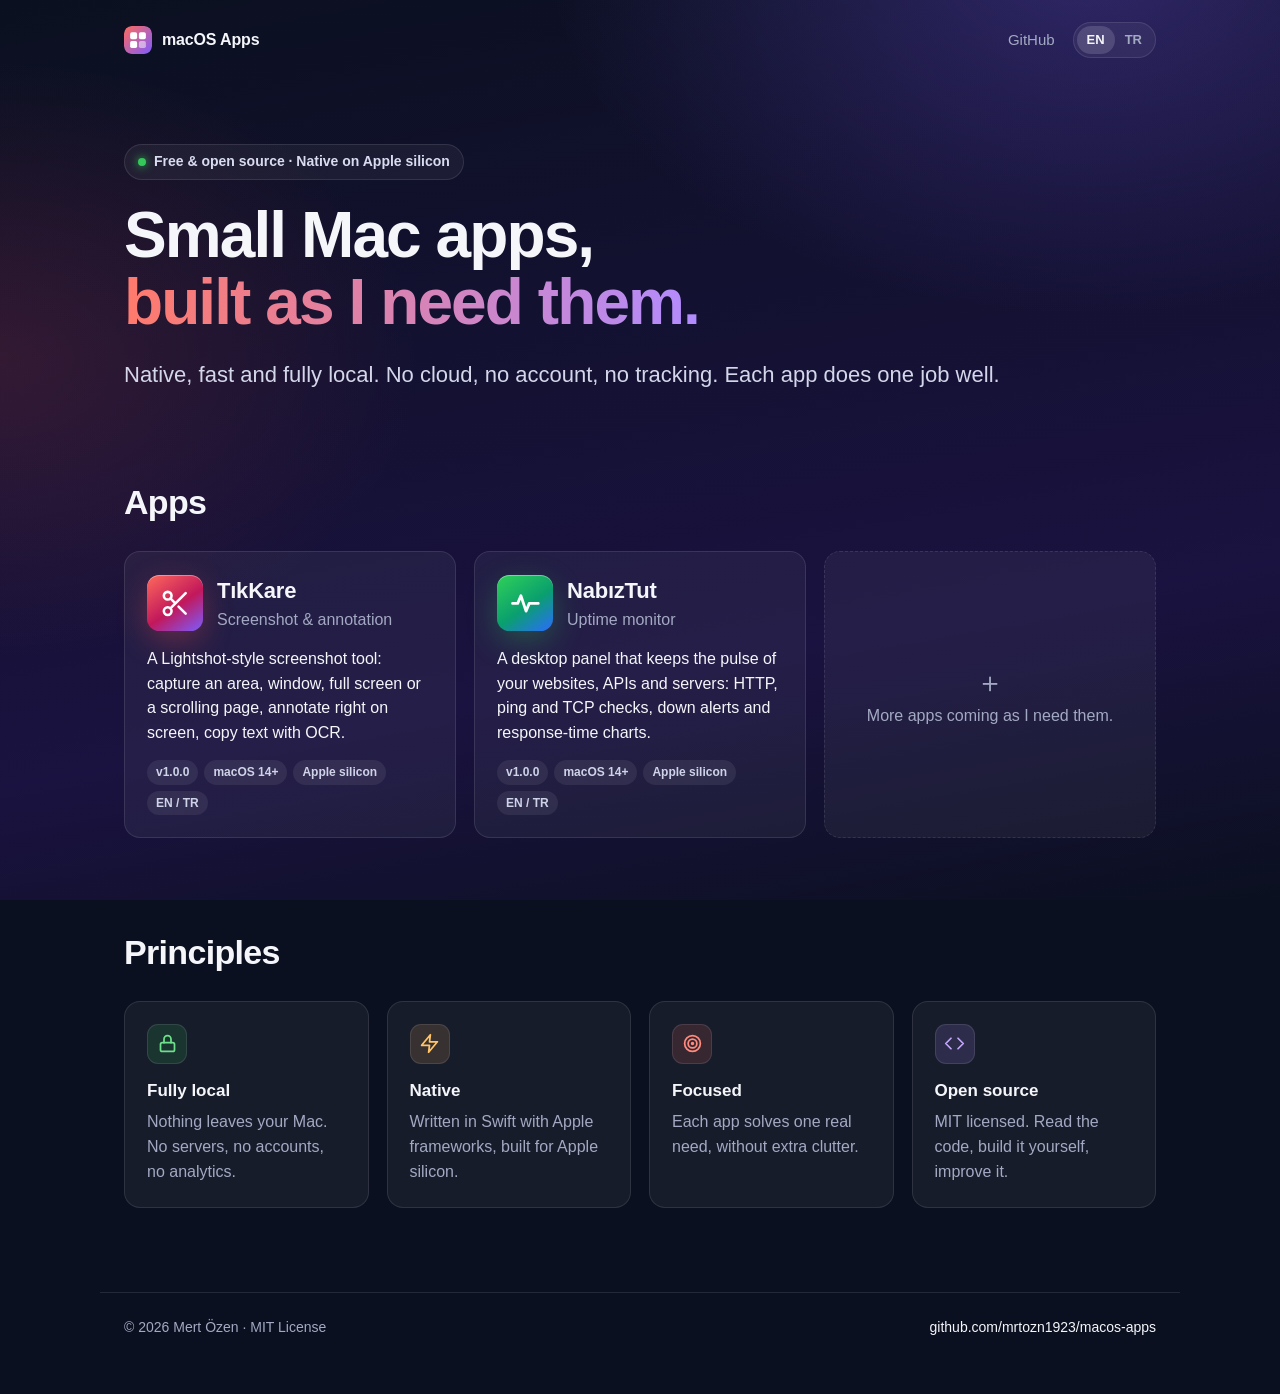
<file: docs/index.html>
<!doctype html>
<html lang="en">
<head>
<meta charset="utf-8">
<meta name="viewport" content="width=device-width, initial-scale=1">
<title>macOS Apps — small, native, fully local Mac apps</title>
<meta name="description" content="Small, native, fully local macOS apps built as needed. Free and open source.">
<meta property="og:title" content="macOS Apps">
<meta property="og:description" content="Small, native, fully local macOS apps. Free and open source.">
<meta property="og:image" content="https://mrtozn1923.github.io/macos-apps/assets/social-preview.png">
<meta property="og:url" content="https://mrtozn1923.github.io/macos-apps/">
<meta name="twitter:card" content="summary_large_image">
<link rel="icon" href="data:image/svg+xml,%3Csvg xmlns='http://www.w3.org/2000/svg' viewBox='0 0 32 32'%3E%3Cdefs%3E%3ClinearGradient id='g' x1='0' y1='0' x2='1' y2='1'%3E%3Cstop offset='0' stop-color='%23ff6a5c'/%3E%3Cstop offset='1' stop-color='%237c5cff'/%3E%3C/linearGradient%3E%3C/defs%3E%3Crect width='32' height='32' rx='8' fill='url(%23g)'/%3E%3Cg fill='white'%3E%3Crect x='7' y='7' width='8' height='8' rx='2'/%3E%3Crect x='17' y='7' width='8' height='8' rx='2'/%3E%3Crect x='7' y='17' width='8' height='8' rx='2'/%3E%3Crect x='17' y='17' width='8' height='8' rx='2' opacity='.5'/%3E%3C/g%3E%3C/svg%3E">
<link rel="stylesheet" href="assets/site.css?v=5">
<script src="assets/site.js?v=5" defer></script>
</head>
<body>
<header class="site-header">
  <div class="wrap">
    <a class="brand-link" href="./">
      <svg class="mini-logo" viewBox="0 0 32 32" aria-hidden="true"><defs><linearGradient id="hg" x1="0" y1="0" x2="1" y2="1"><stop offset="0" stop-color="#ff6a5c"/><stop offset="1" stop-color="#7c5cff"/></linearGradient></defs><rect width="32" height="32" rx="8" fill="url(#hg)"/><g fill="#fff"><rect x="7" y="7" width="8" height="8" rx="2"/><rect x="17" y="7" width="8" height="8" rx="2"/><rect x="7" y="17" width="8" height="8" rx="2"/><rect x="17" y="17" width="8" height="8" rx="2" opacity=".5"/></g></svg>
      macOS Apps
    </a>
    <nav class="nav">
      <a class="hide-sm" href="https://github.com/mrtozn1923/macos-apps">GitHub</a>
      <div class="lang-toggle" role="group" aria-label="Language">
        <button type="button" data-lang="en" aria-pressed="true">EN</button>
        <button type="button" data-lang="tr" aria-pressed="false">TR</button>
      </div>
    </nav>
  </div>
</header>

<main>
  <div class="wrap">
    <section class="home-hero">
      <span class="badge"><span class="dot"></span><span data-i18n="hero.badge">Free &amp; open source · Native on Apple silicon</span></span>
      <h1><span data-i18n="hero.title1">Small Mac apps,</span><br><span class="gradient-text" data-i18n="hero.title2">built as I need them.</span></h1>
      <p class="lead" data-i18n="hero.lead">Native, fast and fully local. No cloud, no account, no tracking. Each app does one job well.</p>
    </section>

    <section>
      <h2 data-i18n="apps.title">Apps</h2>
      <div class="app-grid">
        <a class="card app-card" href="tikkare/">
          <div class="head">
            <div class="app-logo"><svg viewBox="0 0 24 24" fill="none" stroke="#fff" stroke-width="2" stroke-linecap="round" stroke-linejoin="round"><circle cx="6" cy="6" r="3"/><circle cx="6" cy="18" r="3"/><path d="M20 4 8.12 15.88M14.47 14.48 20 20M8.12 8.12 12 12"/></svg></div>
            <div>
              <h3>TıkKare</h3>
              <div class="muted" data-i18n="tikkare.kind">Screenshot &amp; annotation</div>
            </div>
          </div>
          <p data-i18n="tikkare.summary">A Lightshot-style screenshot tool: capture an area, window, full screen or a scrolling page, annotate right on screen, copy text with OCR.</p>
          <div class="tags">
            <span class="tag">v1.0.0</span><span class="tag">macOS 14+</span><span class="tag">Apple silicon</span><span class="tag">EN / TR</span>
          </div>
        </a>
        <a class="card app-card" href="nabiztut/">
          <div class="head">
            <div class="app-logo pulse"><svg viewBox="0 0 24 24" fill="none" stroke="#fff" stroke-width="2.2" stroke-linecap="round" stroke-linejoin="round"><path d="M2 12h4l2.5-6 4 12 2.5-6H22"/></svg></div>
            <div>
              <h3>NabızTut</h3>
              <div class="muted" data-i18n="nabiztut.kind">Uptime monitor</div>
            </div>
          </div>
          <p data-i18n="nabiztut.summary">A desktop panel that keeps the pulse of your websites, APIs and servers: HTTP, ping and TCP checks, down alerts and response-time charts.</p>
          <div class="tags">
            <span class="tag">v1.0.0</span><span class="tag">macOS 14+</span><span class="tag">Apple silicon</span><span class="tag">EN / TR</span>
          </div>
        </a>
        <div class="card app-card soon">
          <div>
            <div style="font-size:28px">＋</div>
            <div data-i18n="apps.soon">More apps coming as I need them.</div>
          </div>
        </div>
      </div>
    </section>

    <section>
      <h2 data-i18n="principles.title">Principles</h2>
      <div class="principles">
        <div class="card principle"><div class="icon green"><svg viewBox="0 0 24 24" fill="none" stroke="currentColor" stroke-width="2" stroke-linecap="round" stroke-linejoin="round" aria-hidden="true"><rect x="4" y="11" width="16" height="10" rx="2"/><path d="M8 11V7a4 4 0 0 1 8 0v4"/></svg></div><h3 data-i18n="p1.title">Fully local</h3><p class="muted" data-i18n="p1.text">Nothing leaves your Mac. No servers, no accounts, no analytics.</p></div>
        <div class="card principle"><div class="icon amber"><svg viewBox="0 0 24 24" fill="none" stroke="currentColor" stroke-width="2" stroke-linecap="round" stroke-linejoin="round" aria-hidden="true"><path d="M13 2 3 14h9l-1 8 10-12h-9l1-8z"/></svg></div><h3 data-i18n="p2.title">Native</h3><p class="muted" data-i18n="p2.text">Written in Swift with Apple frameworks, built for Apple silicon.</p></div>
        <div class="card principle"><div class="icon coral"><svg viewBox="0 0 24 24" fill="none" stroke="currentColor" stroke-width="2" stroke-linecap="round" stroke-linejoin="round" aria-hidden="true"><circle cx="12" cy="12" r="9"/><circle cx="12" cy="12" r="5"/><circle cx="12" cy="12" r="1"/></svg></div><h3 data-i18n="p3.title">Focused</h3><p class="muted" data-i18n="p3.text">Each app solves one real need, without extra clutter.</p></div>
        <div class="card principle"><div class="icon violet"><svg viewBox="0 0 24 24" fill="none" stroke="currentColor" stroke-width="2" stroke-linecap="round" stroke-linejoin="round" aria-hidden="true"><path d="m16 18 6-6-6-6M8 6l-6 6 6 6"/></svg></div><h3 data-i18n="p4.title">Open source</h3><p class="muted" data-i18n="p4.text">MIT licensed. Read the code, build it yourself, improve it.</p></div>
      </div>
    </section>
  </div>
</main>

<footer class="site-footer">
  <div class="wrap">
    <span>© 2026 Mert Özen · <span data-i18n="footer.license">MIT License</span></span>
    <a href="https://github.com/mrtozn1923/macos-apps">github.com/mrtozn1923/macos-apps</a>
  </div>
</footer>

<script>
window.I18N = {
  en: {
    "meta.title": "macOS Apps — small, native, fully local Mac apps",
    "meta.description": "Small, native, fully local macOS apps built as needed. Free and open source.",
    "hero.badge": "Free & open source · Native on Apple silicon",
    "hero.title1": "Small Mac apps,",
    "hero.title2": "built as I need them.",
    "hero.lead": "Native, fast and fully local. No cloud, no account, no tracking. Each app does one job well.",
    "apps.title": "Apps",
    "tikkare.kind": "Screenshot & annotation",
    "tikkare.summary": "A Lightshot-style screenshot tool: capture an area, window, full screen or a scrolling page, annotate right on screen, copy text with OCR.",
    "nabiztut.kind": "Uptime monitor",
    "nabiztut.summary": "A desktop panel that keeps the pulse of your websites, APIs and servers: HTTP, ping and TCP checks, down alerts and response-time charts.",
    "apps.soon": "More apps coming as I need them.",
    "principles.title": "Principles",
    "p1.title": "Fully local", "p1.text": "Nothing leaves your Mac. No servers, no accounts, no analytics.",
    "p2.title": "Native", "p2.text": "Written in Swift with Apple frameworks, built for Apple silicon.",
    "p3.title": "Focused", "p3.text": "Each app solves one real need, without extra clutter.",
    "p4.title": "Open source", "p4.text": "MIT licensed. Read the code, build it yourself, improve it.",
    "footer.license": "MIT License"
  },
  tr: {
    "meta.title": "macOS Uygulamaları — küçük, native, tamamen yerel Mac uygulamaları",
    "meta.description": "İhtiyaç duydukça yapılan küçük, native ve tamamen yerel macOS uygulamaları. Ücretsiz ve açık kaynak.",
    "hero.badge": "Ücretsiz ve açık kaynak · Apple silicon için native",
    "hero.title1": "Küçük Mac uygulamaları,",
    "hero.title2": "ihtiyaç duydukça.",
    "hero.lead": "Native, hızlı ve tamamen yerel. Bulut yok, hesap yok, takip yok. Her uygulama tek bir işi iyi yapar.",
    "apps.title": "Uygulamalar",
    "tikkare.kind": "Ekran görüntüsü ve çizim",
    "tikkare.summary": "Lightshot benzeri ekran görüntüsü aracı: alan, pencere, tam ekran veya kaydırarak uzun sayfa yakala, doğrudan ekran üstünde çiz, OCR ile metin kopyala.",
    "nabiztut.kind": "Uptime izleyici",
    "nabiztut.summary": "Web sitelerinin, API'lerin ve sunucuların nabzını tutan masaüstü paneli: HTTP, ping ve TCP kontrolleri, düşüş bildirimleri ve cevap süresi grafikleri.",
    "apps.soon": "İhtiyaç duydukça yeni uygulamalar gelecek.",
    "principles.title": "İlkeler",
    "p1.title": "Tamamen yerel", "p1.text": "Hiçbir şey Mac'inden dışarı çıkmaz. Sunucu yok, hesap yok, analiz yok.",
    "p2.title": "Native", "p2.text": "Apple framework'leriyle Swift'te yazıldı, Apple silicon için derlendi.",
    "p3.title": "Odaklı", "p3.text": "Her uygulama gerçek bir ihtiyacı fazlalık olmadan çözer.",
    "p4.title": "Açık kaynak", "p4.text": "MIT lisanslı. Kodu oku, kendin derle, geliştir.",
    "footer.license": "MIT Lisansı"
  }
};
</script>
</body>
</html>
</file>
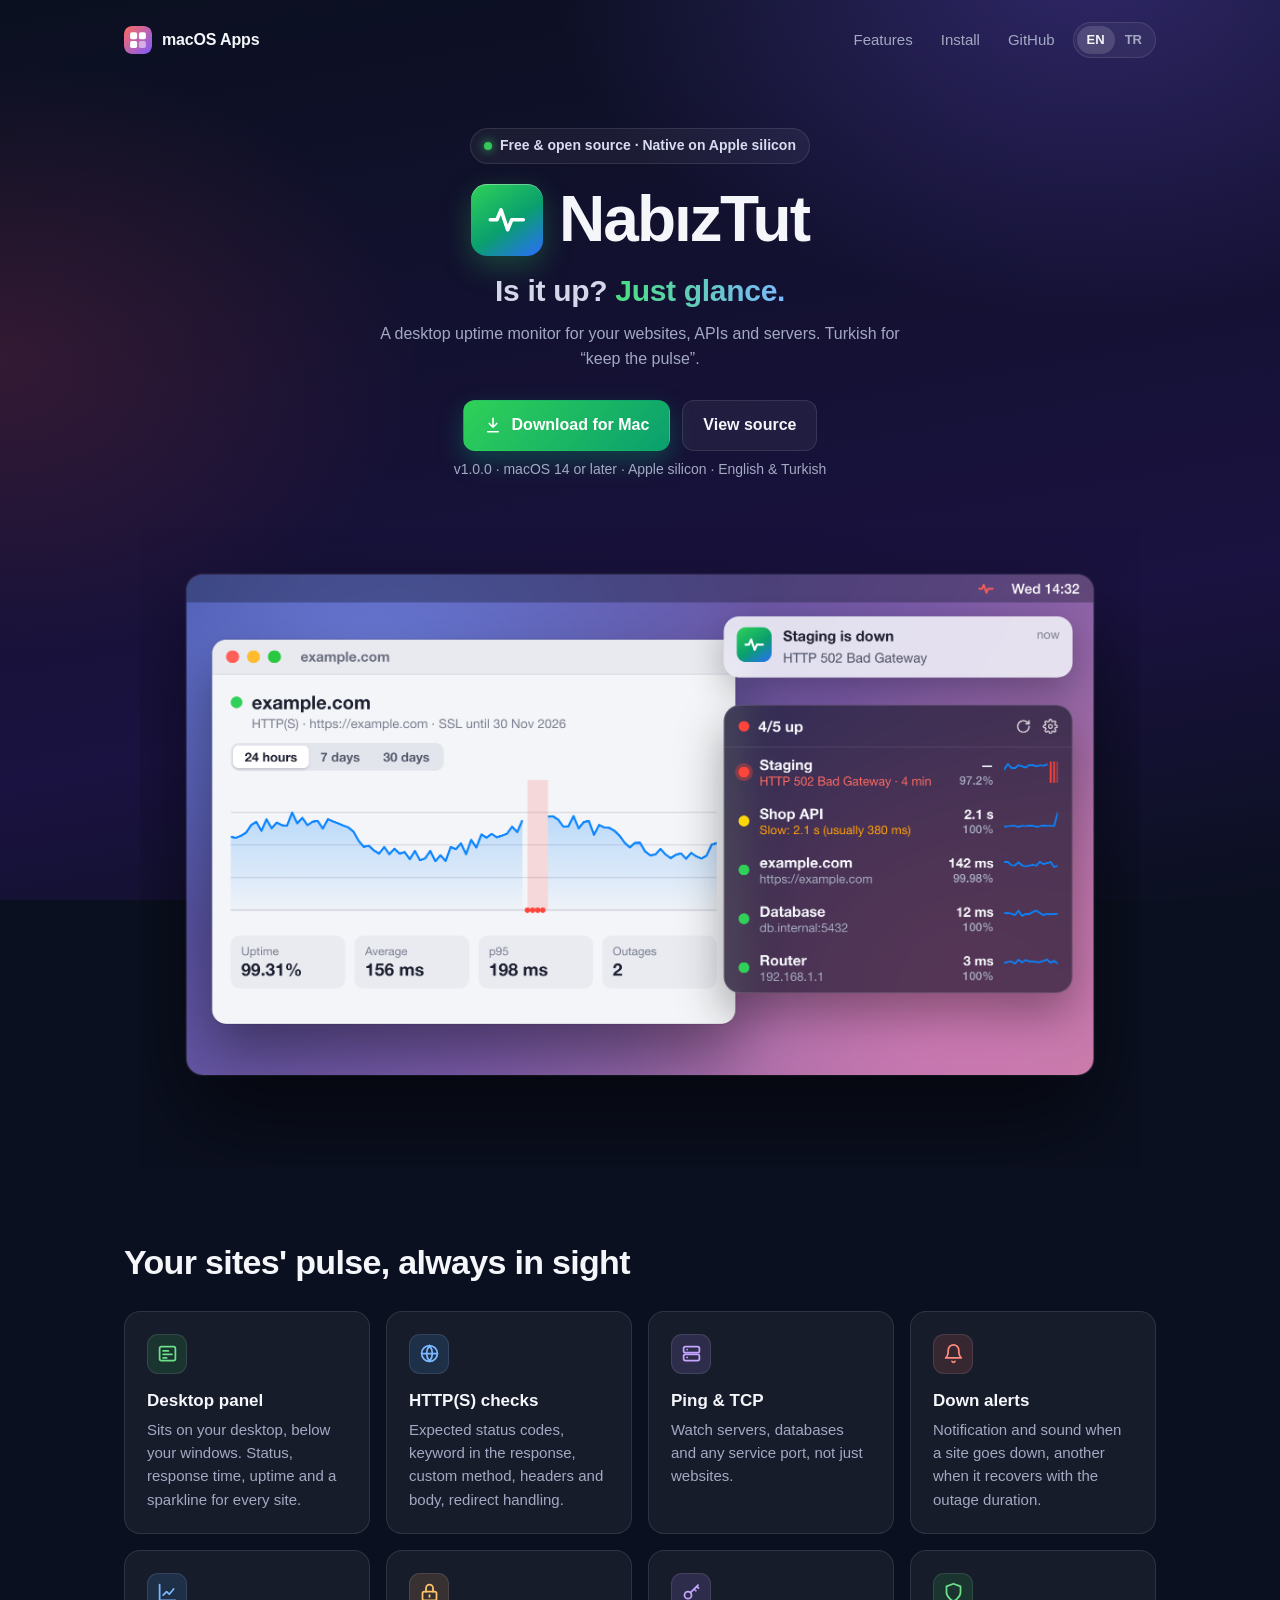
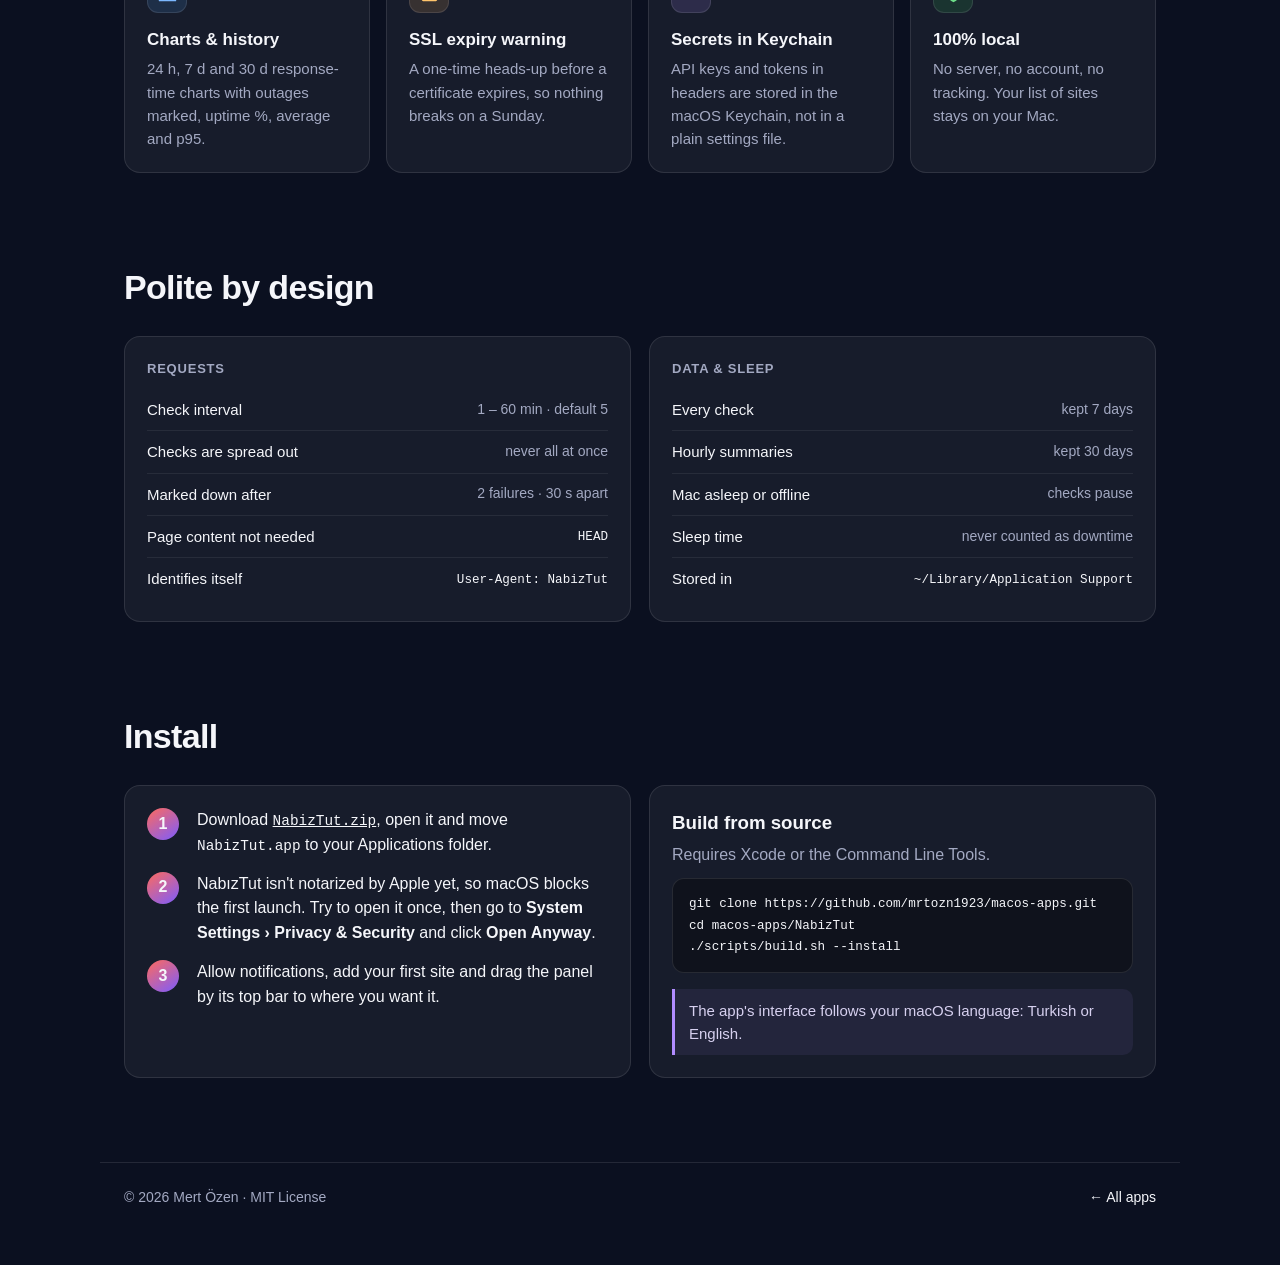
<file: docs/nabiztut/index.html>
<!doctype html>
<html lang="en">
<head>
<meta charset="utf-8">
<meta name="viewport" content="width=device-width, initial-scale=1">
<title>NabızTut — uptime monitor for macOS</title>
<meta name="description" content="NabızTut is a free, open-source, fully local desktop uptime monitor for macOS: HTTP, ping and TCP checks, alerts and response-time charts.">
<meta property="og:title" content="NabızTut — uptime monitor for macOS">
<meta property="og:description" content="Is it up? Just glance at your desktop. Free, open source and fully local.">
<meta property="og:image" content="https://mrtozn1923.github.io/macos-apps/assets/nabiztut/nabiztut-linkedin-wide.png">
<meta property="og:url" content="https://mrtozn1923.github.io/macos-apps/nabiztut/">
<meta name="twitter:card" content="summary_large_image">
<link rel="icon" href="data:image/svg+xml,%3Csvg xmlns='http://www.w3.org/2000/svg' viewBox='0 0 32 32'%3E%3Cdefs%3E%3ClinearGradient id='g' x1='0' y1='0' x2='1' y2='1'%3E%3Cstop offset='0' stop-color='%2330d158'/%3E%3Cstop offset='.55' stop-color='%230a9f6e'/%3E%3Cstop offset='1' stop-color='%232b6cff'/%3E%3C/linearGradient%3E%3C/defs%3E%3Crect width='32' height='32' rx='8' fill='url(%23g)'/%3E%3Cpath d='M4 16h5l3-8 5 16 3-8h8' fill='none' stroke='white' stroke-width='2.6' stroke-linecap='round' stroke-linejoin='round'/%3E%3C/svg%3E">
<link rel="stylesheet" href="../assets/site.css?v=5">
<script src="../assets/site.js?v=5" defer></script>
</head>
<body>
<header class="site-header">
  <div class="wrap">
    <a class="brand-link" href="../">
      <svg class="mini-logo" viewBox="0 0 32 32" aria-hidden="true"><defs><linearGradient id="hg" x1="0" y1="0" x2="1" y2="1"><stop offset="0" stop-color="#ff6a5c"/><stop offset="1" stop-color="#7c5cff"/></linearGradient></defs><rect width="32" height="32" rx="8" fill="url(#hg)"/><g fill="#fff"><rect x="7" y="7" width="8" height="8" rx="2"/><rect x="17" y="7" width="8" height="8" rx="2"/><rect x="7" y="17" width="8" height="8" rx="2"/><rect x="17" y="17" width="8" height="8" rx="2" opacity=".5"/></g></svg>
      macOS Apps
    </a>
    <nav class="nav">
      <a class="hide-sm" href="#features" data-i18n="nav.features">Features</a>
      <a class="hide-sm" href="#install" data-i18n="nav.install">Install</a>
      <a class="hide-sm" href="https://github.com/mrtozn1923/macos-apps/tree/main/NabizTut">GitHub</a>
      <div class="lang-toggle" role="group" aria-label="Language">
        <button type="button" data-lang="en" aria-pressed="true">EN</button>
        <button type="button" data-lang="tr" aria-pressed="false">TR</button>
      </div>
    </nav>
  </div>
</header>

<main>
  <div class="wrap">
    <section class="app-hero">
      <div class="intro">
        <span class="badge"><span class="dot"></span><span data-i18n="hero.badge">Free &amp; open source · Native on Apple silicon</span></span>
        <div class="title">
          <div class="app-logo pulse"><svg viewBox="0 0 24 24" fill="none" stroke="#fff" stroke-width="2.2" stroke-linecap="round" stroke-linejoin="round"><path d="M2 12h4l2.5-6 4 12 2.5-6H22"/></svg></div>
          <h1>NabızTut</h1>
        </div>
        <p class="lead"><span data-i18n="hero.lead1">Is it up?</span> <span class="gradient-text green" data-i18n="hero.lead2">Just glance.</span></p>
        <p class="muted" data-i18n="hero.text">A desktop uptime monitor for your websites, APIs and servers. Turkish for “keep the pulse”.</p>
        <div class="actions">
          <a class="btn btn-primary green" href="https://github.com/mrtozn1923/macos-apps/releases/download/nabiztut-v1.0.0/NabizTut.zip">
            <svg width="18" height="18" viewBox="0 0 24 24" fill="none" stroke="currentColor" stroke-width="2.2" stroke-linecap="round" stroke-linejoin="round"><path d="M12 3v12M7 10l5 5 5-5M5 21h14"/></svg>
            <span data-i18n="hero.download">Download for Mac</span>
          </a>
          <a class="btn btn-ghost" href="https://github.com/mrtozn1923/macos-apps/tree/main/NabizTut" data-i18n="hero.source">View source</a>
        </div>
        <p class="meta muted" data-i18n="hero.meta">v1.0.0 · macOS 14 or later · Apple silicon · English &amp; Turkish</p>
      </div>
      <img class="shot" src="../assets/nabiztut/mockup.png?v=5" width="860" height="550" alt="NabızTut desktop panel with five monitored sites, a down notification and a 24-hour response-time chart">
    </section>

    <section id="features">
      <h2 data-i18n="features.title">Your sites' pulse, always in sight</h2>
      <div class="features">
        <div class="card feature"><div class="icon green"><svg viewBox="0 0 24 24" fill="none" stroke="currentColor" stroke-width="2" stroke-linecap="round" stroke-linejoin="round" aria-hidden="true"><rect x="3" y="4" width="18" height="16" rx="2"/><path d="M7 9h6M7 13h10M7 17h4"/></svg></div><h3 data-i18n="f1.title">Desktop panel</h3><p data-i18n="f1.text">Sits on your desktop, below your windows. Status, response time, uptime and a sparkline for every site.</p></div>
        <div class="card feature"><div class="icon blue"><svg viewBox="0 0 24 24" fill="none" stroke="currentColor" stroke-width="2" stroke-linecap="round" stroke-linejoin="round" aria-hidden="true"><circle cx="12" cy="12" r="9"/><path d="M3 12h18M12 3a14 14 0 0 1 0 18M12 3a14 14 0 0 0 0 18"/></svg></div><h3 data-i18n="f2.title">HTTP(S) checks</h3><p data-i18n="f2.text">Expected status codes, keyword in the response, custom method, headers and body, redirect handling.</p></div>
        <div class="card feature"><div class="icon violet"><svg viewBox="0 0 24 24" fill="none" stroke="currentColor" stroke-width="2" stroke-linecap="round" stroke-linejoin="round" aria-hidden="true"><rect x="3" y="4" width="18" height="7" rx="2"/><rect x="3" y="13" width="18" height="7" rx="2"/><path d="M7 7.5h.01M7 16.5h.01"/></svg></div><h3 data-i18n="f3.title">Ping &amp; TCP</h3><p data-i18n="f3.text">Watch servers, databases and any service port, not just websites.</p></div>
        <div class="card feature"><div class="icon coral"><svg viewBox="0 0 24 24" fill="none" stroke="currentColor" stroke-width="2" stroke-linecap="round" stroke-linejoin="round" aria-hidden="true"><path d="M6 8a6 6 0 0 1 12 0c0 7 3 9 3 9H3s3-2 3-9"/><path d="M10.3 21a1.94 1.94 0 0 0 3.4 0"/></svg></div><h3 data-i18n="f4.title">Down alerts</h3><p data-i18n="f4.text">Notification and sound when a site goes down, another when it recovers with the outage duration.</p></div>
        <div class="card feature"><div class="icon blue"><svg viewBox="0 0 24 24" fill="none" stroke="currentColor" stroke-width="2" stroke-linecap="round" stroke-linejoin="round" aria-hidden="true"><path d="M3 3v18h18"/><path d="m7 15 4-4 3 3 5-6"/></svg></div><h3 data-i18n="f5.title">Charts &amp; history</h3><p data-i18n="f5.text">24 h, 7 d and 30 d response-time charts with outages marked, uptime %, average and p95.</p></div>
        <div class="card feature"><div class="icon amber"><svg viewBox="0 0 24 24" fill="none" stroke="currentColor" stroke-width="2" stroke-linecap="round" stroke-linejoin="round" aria-hidden="true"><rect x="4" y="11" width="16" height="10" rx="2"/><path d="M8 11V7a4 4 0 0 1 8 0v4"/><path d="M12 15v2"/></svg></div><h3 data-i18n="f6.title">SSL expiry warning</h3><p data-i18n="f6.text">A one-time heads-up before a certificate expires, so nothing breaks on a Sunday.</p></div>
        <div class="card feature"><div class="icon violet"><svg viewBox="0 0 24 24" fill="none" stroke="currentColor" stroke-width="2" stroke-linecap="round" stroke-linejoin="round" aria-hidden="true"><circle cx="8" cy="15" r="4"/><path d="m10.8 12.2 8.7-8.7M18 5l2 2M15 8l2 2"/></svg></div><h3 data-i18n="f7.title">Secrets in Keychain</h3><p data-i18n="f7.text">API keys and tokens in headers are stored in the macOS Keychain, not in a plain settings file.</p></div>
        <div class="card feature"><div class="icon green"><svg viewBox="0 0 24 24" fill="none" stroke="currentColor" stroke-width="2" stroke-linecap="round" stroke-linejoin="round" aria-hidden="true"><path d="M12 22s8-4 8-10V5l-8-3-8 3v7c0 6 8 10 8 10z"/></svg></div><h3 data-i18n="f8.title">100% local</h3><p data-i18n="f8.text">No server, no account, no tracking. Your list of sites stays on your Mac.</p></div>
      </div>
    </section>

    <section id="polite">
      <h2 data-i18n="polite.title">Polite by design</h2>
      <div class="two-col">
        <div class="card">
          <h3 class="eyebrow" data-i18n="polite.requests">Requests</h3>
          <ul class="key-list">
            <li><span data-i18n="p.interval">Check interval</span><span class="value" data-i18n="p.intervalv">1 – 60 min · default 5</span></li>
            <li><span data-i18n="p.spread">Checks are spread out</span><span class="value" data-i18n="p.spreadv">never all at once</span></li>
            <li><span data-i18n="p.confirm">Marked down after</span><span class="value" data-i18n="p.confirmv">2 failures · 30 s apart</span></li>
            <li><span data-i18n="p.head">Page content not needed</span><span class="value"><code>HEAD</code></span></li>
            <li><span data-i18n="p.ua">Identifies itself</span><span class="value"><code>User-Agent: NabizTut</code></span></li>
          </ul>
        </div>
        <div class="card">
          <h3 class="eyebrow" data-i18n="polite.data">Data &amp; sleep</h3>
          <ul class="key-list">
            <li><span data-i18n="p.raw">Every check</span><span class="value" data-i18n="p.rawv">kept 7 days</span></li>
            <li><span data-i18n="p.hourly">Hourly summaries</span><span class="value" data-i18n="p.hourlyv">kept 30 days</span></li>
            <li><span data-i18n="p.sleep">Mac asleep or offline</span><span class="value" data-i18n="p.sleepv">checks pause</span></li>
            <li><span data-i18n="p.downtime">Sleep time</span><span class="value" data-i18n="p.downtimev">never counted as downtime</span></li>
            <li><span data-i18n="p.files">Stored in</span><span class="value"><code>~/Library/Application Support</code></span></li>
          </ul>
        </div>
      </div>
    </section>

    <section id="install">
      <h2 data-i18n="install.title">Install</h2>
      <div class="two-col">
        <div class="card">
          <ol class="steps">
            <li><div data-i18n-html="i1">Download <a href="https://github.com/mrtozn1923/macos-apps/releases/download/nabiztut-v1.0.0/NabizTut.zip"><code>NabizTut.zip</code></a>, open it and move <code>NabizTut.app</code> to your Applications folder.</div></li>
            <li><div data-i18n-html="i2">NabızTut isn't notarized by Apple yet, so macOS blocks the first launch. Try to open it once, then go to <b>System Settings › Privacy &amp; Security</b> and click <b>Open Anyway</b>.</div></li>
            <li><div data-i18n-html="i3">Allow notifications, add your first site and drag the panel by its top bar to where you want it.</div></li>
          </ol>
        </div>
        <div class="card">
          <h3 style="margin-bottom:6px" data-i18n="build.title">Build from source</h3>
          <p class="muted" data-i18n="build.text">Requires Xcode or the Command Line Tools.</p>
<pre><code>git clone https://github.com/mrtozn1923/macos-apps.git
cd macos-apps/NabizTut
./scripts/build.sh --install</code></pre>
          <p class="note" style="margin-top:16px" data-i18n="build.note">The app's interface follows your macOS language: Turkish or English.</p>
        </div>
      </div>
    </section>
  </div>
</main>

<footer class="site-footer">
  <div class="wrap">
    <span>© 2026 Mert Özen · <span data-i18n="footer.license">MIT License</span></span>
    <a href="../" data-i18n="footer.all">← All apps</a>
  </div>
</footer>

<script>
const DOWNLOAD = "https://github.com/mrtozn1923/macos-apps/releases/download/nabiztut-v1.0.0/NabizTut.zip";
window.I18N = {
  en: {
    "meta.title": "NabızTut — uptime monitor for macOS",
    "meta.description": "NabızTut is a free, open-source, fully local desktop uptime monitor for macOS: HTTP, ping and TCP checks, alerts and response-time charts.",
    "nav.features": "Features", "nav.install": "Install",
    "hero.badge": "Free & open source · Native on Apple silicon",
    "hero.lead1": "Is it up?", "hero.lead2": "Just glance.",
    "hero.text": "A desktop uptime monitor for your websites, APIs and servers. Turkish for “keep the pulse”.",
    "hero.download": "Download for Mac", "hero.source": "View source",
    "hero.meta": "v1.0.0 · macOS 14 or later · Apple silicon · English & Turkish",
    "features.title": "Your sites' pulse, always in sight",
    "f1.title": "Desktop panel", "f1.text": "Sits on your desktop, below your windows. Status, response time, uptime and a sparkline for every site.",
    "f2.title": "HTTP(S) checks", "f2.text": "Expected status codes, keyword in the response, custom method, headers and body, redirect handling.",
    "f3.title": "Ping & TCP", "f3.text": "Watch servers, databases and any service port, not just websites.",
    "f4.title": "Down alerts", "f4.text": "Notification and sound when a site goes down, another when it recovers with the outage duration.",
    "f5.title": "Charts & history", "f5.text": "24 h, 7 d and 30 d response-time charts with outages marked, uptime %, average and p95.",
    "f6.title": "SSL expiry warning", "f6.text": "A one-time heads-up before a certificate expires, so nothing breaks on a Sunday.",
    "f7.title": "Secrets in Keychain", "f7.text": "API keys and tokens in headers are stored in the macOS Keychain, not in a plain settings file.",
    "f8.title": "100% local", "f8.text": "No server, no account, no tracking. Your list of sites stays on your Mac.",
    "polite.title": "Polite by design", "polite.requests": "Requests", "polite.data": "Data & sleep",
    "p.interval": "Check interval", "p.intervalv": "1 – 60 min · default 5",
    "p.spread": "Checks are spread out", "p.spreadv": "never all at once",
    "p.confirm": "Marked down after", "p.confirmv": "2 failures · 30 s apart",
    "p.head": "Page content not needed", "p.ua": "Identifies itself",
    "p.raw": "Every check", "p.rawv": "kept 7 days", "p.hourly": "Hourly summaries", "p.hourlyv": "kept 30 days",
    "p.sleep": "Mac asleep or offline", "p.sleepv": "checks pause", "p.downtime": "Sleep time", "p.downtimev": "never counted as downtime",
    "p.files": "Stored in",
    "install.title": "Install",
    "i1": `Download <a href="${DOWNLOAD}"><code>NabizTut.zip</code></a>, open it and move <code>NabizTut.app</code> to your Applications folder.`,
    "i2": "NabızTut isn't notarized by Apple yet, so macOS blocks the first launch. Try to open it once, then go to <b>System Settings › Privacy &amp; Security</b> and click <b>Open Anyway</b>.",
    "i3": "Allow notifications, add your first site and drag the panel by its top bar to where you want it.",
    "build.title": "Build from source", "build.text": "Requires Xcode or the Command Line Tools.",
    "build.note": "The app's interface follows your macOS language: Turkish or English.",
    "footer.license": "MIT License", "footer.all": "← All apps"
  },
  tr: {
    "meta.title": "NabızTut — macOS için uptime izleyici",
    "meta.description": "NabızTut; macOS için ücretsiz, açık kaynak ve tamamen yerel bir masaüstü uptime izleyicidir: HTTP, ping ve TCP kontrolleri, bildirimler ve cevap süresi grafikleri.",
    "nav.features": "Özellikler", "nav.install": "Kurulum",
    "hero.badge": "Ücretsiz ve açık kaynak · Apple silicon için native",
    "hero.lead1": "Ayakta mı?", "hero.lead2": "Bir bakış yeter.",
    "hero.text": "Web siteleri, API'ler ve sunucular için masaüstü uptime izleyici. Sitelerinin nabzını tutar.",
    "hero.download": "Mac için indir", "hero.source": "Kaynak kodu",
    "hero.meta": "v1.0.0 · macOS 14 veya üstü · Apple silicon · Türkçe ve İngilizce",
    "features.title": "Sitelerinin nabzı hep gözünün önünde",
    "f1.title": "Masaüstü paneli", "f1.text": "Masaüstünde, pencerelerin altında durur. Her site için durum, cevap süresi, uptime ve mini grafik.",
    "f2.title": "HTTP(S) kontrolleri", "f2.text": "Beklenen durum kodları, cevapta kelime kontrolü, özel metot, header ve gövde, yönlendirme ayarı.",
    "f3.title": "Ping ve TCP", "f3.text": "Sadece web sitelerini değil; sunucuları, veritabanlarını ve her servis portunu izle.",
    "f4.title": "Düşüş bildirimleri", "f4.text": "Bir site düşünce bildirim ve ses, geri gelince kesinti süresiyle birlikte yeni bir bildirim.",
    "f5.title": "Grafik ve geçmiş", "f5.text": "Kesintilerin işaretli olduğu 24 saat, 7 gün ve 30 gün grafikleri; uptime %, ortalama ve p95.",
    "f6.title": "SSL bitiş uyarısı", "f6.text": "Sertifika bitmeden bir kez haber verir; pazar günü sürpriz yaşamazsın.",
    "f7.title": "Gizli bilgiler Anahtar Zinciri'nde", "f7.text": "Header'lardaki API anahtarları ve token'lar düz bir ayar dosyasında değil, macOS Anahtar Zinciri'nde saklanır.",
    "f8.title": "Tamamen yerel", "f8.text": "Sunucu yok, hesap yok, takip yok. Site listen Mac'inde kalır.",
    "polite.title": "Kibar istekler", "polite.requests": "İstekler", "polite.data": "Veri ve uyku",
    "p.interval": "Kontrol aralığı", "p.intervalv": "1 – 60 dk · varsayılan 5",
    "p.spread": "Kontroller zamana yayılır", "p.spreadv": "hepsi aynı anda değil",
    "p.confirm": "Düştü sayılması için", "p.confirmv": "2 hata · 30 sn arayla",
    "p.head": "Sayfa içeriği gerekmiyorsa", "p.ua": "Kendini tanıtır",
    "p.raw": "Her kontrol", "p.rawv": "7 gün saklanır", "p.hourly": "Saatlik özetler", "p.hourlyv": "30 gün saklanır",
    "p.sleep": "Mac uykuda veya çevrimdışı", "p.sleepv": "kontroller durur", "p.downtime": "Uyku süresi", "p.downtimev": "kesinti sayılmaz",
    "p.files": "Konum",
    "install.title": "Kurulum",
    "i1": `<a href="${DOWNLOAD}"><code>NabizTut.zip</code></a> dosyasını indir, aç ve <code>NabizTut.app</code>'i Uygulamalar klasörüne taşı.`,
    "i2": "NabızTut henüz Apple tarafından notarize edilmediği için macOS ilk açılışı engeller. Bir kez açmayı dene, sonra <b>Sistem Ayarları › Gizlilik ve Güvenlik</b> bölümünde <b>Yine de Aç</b>'a tıkla.",
    "i3": "Bildirimlere izin ver, ilk siteni ekle ve paneli üst çubuğundan sürükleyerek istediğin yere taşı.",
    "build.title": "Kaynaktan derleme", "build.text": "Xcode veya Command Line Tools gerekir.",
    "build.note": "Uygulamanın arayüzü macOS dilini takip eder: Türkçe ya da İngilizce.",
    "footer.license": "MIT Lisansı", "footer.all": "← Tüm uygulamalar"
  }
};
</script>
</body>
</html>
</file>
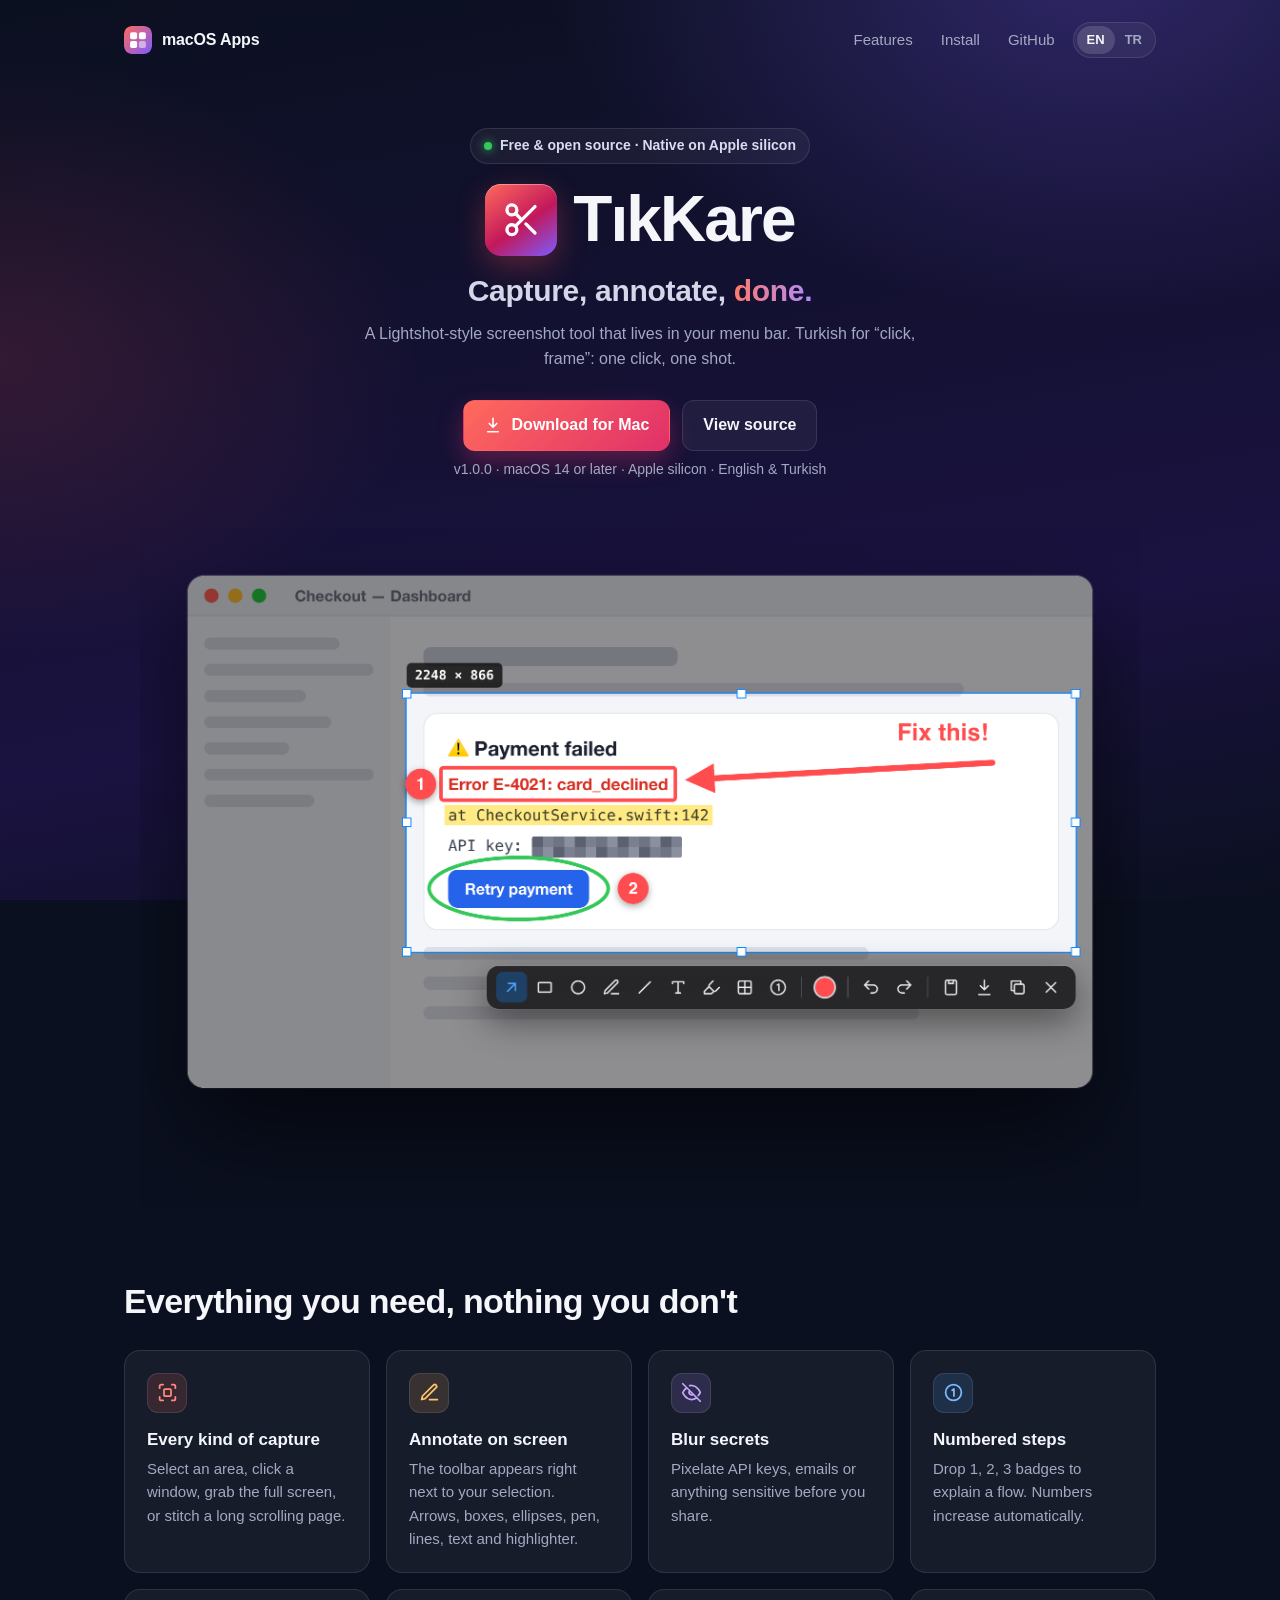
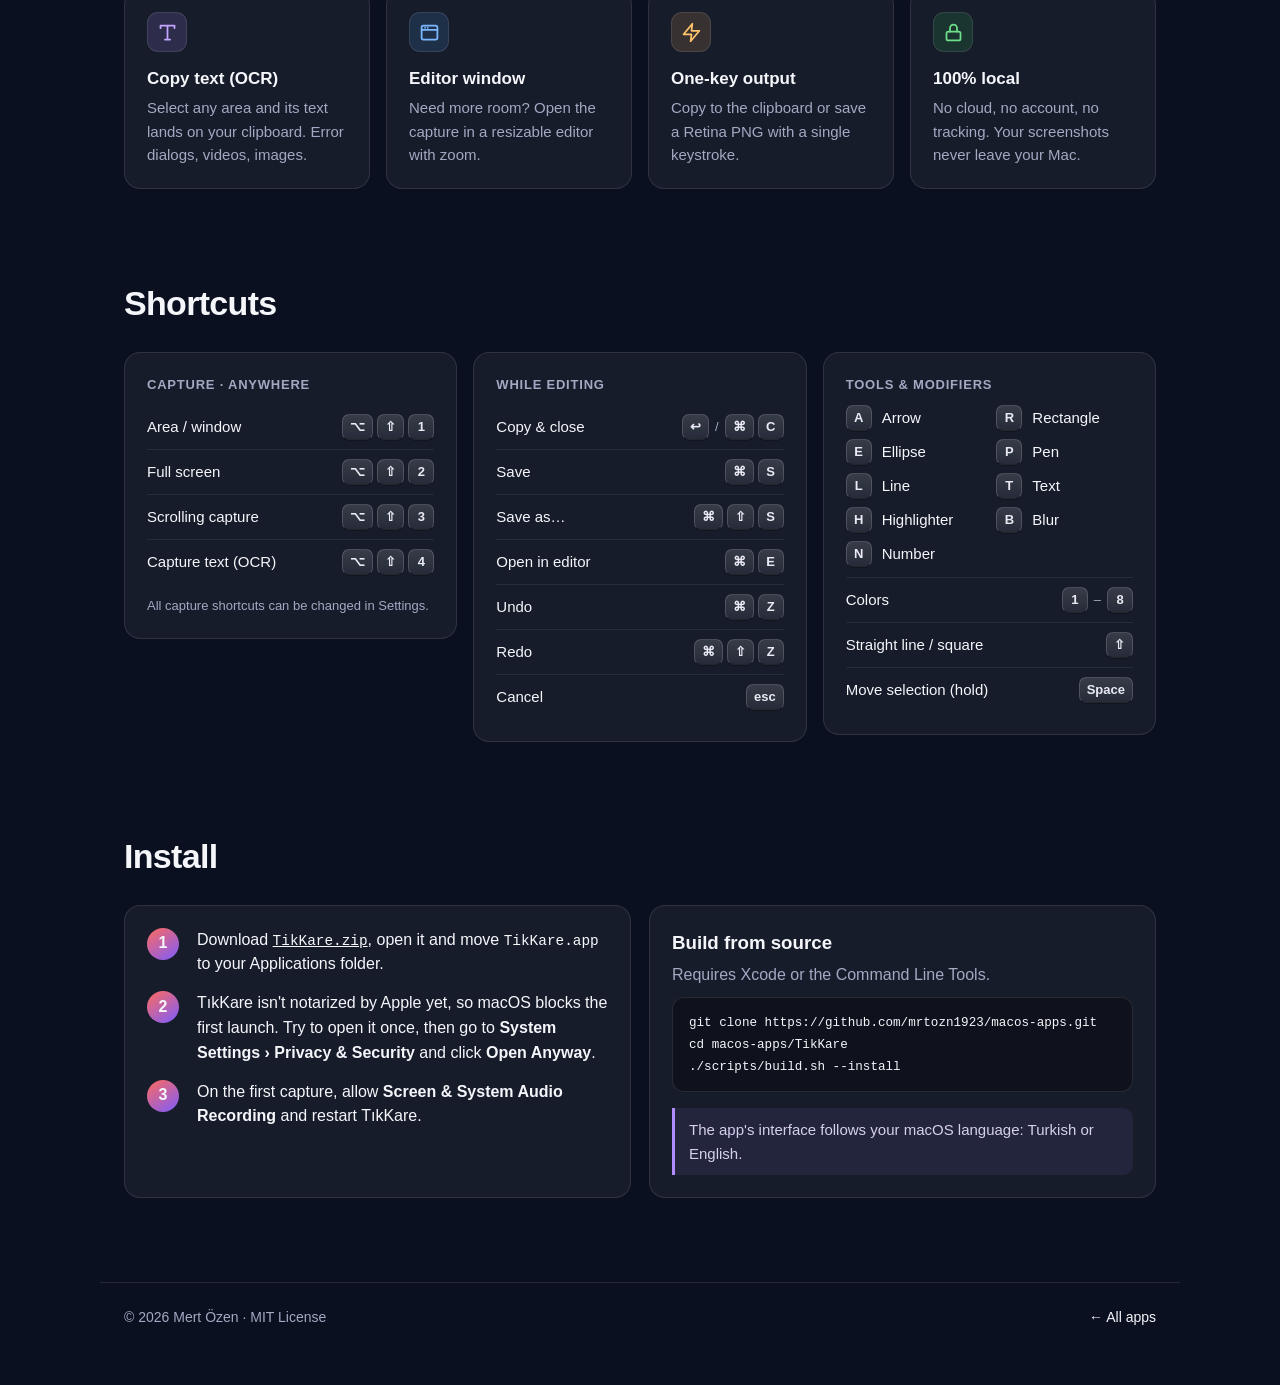
<file: docs/tikkare/index.html>
<!doctype html>
<html lang="en">
<head>
<meta charset="utf-8">
<meta name="viewport" content="width=device-width, initial-scale=1">
<title>TıkKare — screenshots for macOS</title>
<meta name="description" content="TıkKare is a free, open-source, fully local screenshot and annotation tool for macOS on Apple silicon.">
<meta property="og:title" content="TıkKare — screenshots for macOS">
<meta property="og:description" content="Capture, annotate, done. Free, open source and fully local.">
<meta property="og:image" content="https://mrtozn1923.github.io/macos-apps/assets/tikkare/tikkare-linkedin-wide.png">
<meta property="og:url" content="https://mrtozn1923.github.io/macos-apps/tikkare/">
<meta name="twitter:card" content="summary_large_image">
<link rel="icon" href="data:image/svg+xml,%3Csvg xmlns='http://www.w3.org/2000/svg' viewBox='0 0 32 32'%3E%3Cdefs%3E%3ClinearGradient id='g' x1='0' y1='0' x2='1' y2='1'%3E%3Cstop offset='0' stop-color='%23ff6a5c'/%3E%3Cstop offset='.55' stop-color='%23c2185b'/%3E%3Cstop offset='1' stop-color='%237c5cff'/%3E%3C/linearGradient%3E%3C/defs%3E%3Crect width='32' height='32' rx='8' fill='url(%23g)'/%3E%3Cg fill='none' stroke='white' stroke-width='2.4' stroke-linecap='round' transform='translate(4 4)'%3E%3Ccircle cx='6' cy='6' r='3'/%3E%3Ccircle cx='6' cy='18' r='3'/%3E%3Cpath d='M20 4 8.12 15.88M14.47 14.48 20 20M8.12 8.12 12 12'/%3E%3C/g%3E%3C/svg%3E">
<link rel="stylesheet" href="../assets/site.css?v=5">
<script src="../assets/site.js?v=5" defer></script>
</head>
<body>
<header class="site-header">
  <div class="wrap">
    <a class="brand-link" href="../">
      <svg class="mini-logo" viewBox="0 0 32 32" aria-hidden="true"><defs><linearGradient id="hg" x1="0" y1="0" x2="1" y2="1"><stop offset="0" stop-color="#ff6a5c"/><stop offset="1" stop-color="#7c5cff"/></linearGradient></defs><rect width="32" height="32" rx="8" fill="url(#hg)"/><g fill="#fff"><rect x="7" y="7" width="8" height="8" rx="2"/><rect x="17" y="7" width="8" height="8" rx="2"/><rect x="7" y="17" width="8" height="8" rx="2"/><rect x="17" y="17" width="8" height="8" rx="2" opacity=".5"/></g></svg>
      macOS Apps
    </a>
    <nav class="nav">
      <a class="hide-sm" href="#features" data-i18n="nav.features">Features</a>
      <a class="hide-sm" href="#install" data-i18n="nav.install">Install</a>
      <a class="hide-sm" href="https://github.com/mrtozn1923/macos-apps/tree/main/TikKare">GitHub</a>
      <div class="lang-toggle" role="group" aria-label="Language">
        <button type="button" data-lang="en" aria-pressed="true">EN</button>
        <button type="button" data-lang="tr" aria-pressed="false">TR</button>
      </div>
    </nav>
  </div>
</header>

<main>
  <div class="wrap">
    <section class="app-hero">
      <div class="intro">
        <span class="badge"><span class="dot"></span><span data-i18n="hero.badge">Free &amp; open source · Native on Apple silicon</span></span>
        <div class="title">
          <div class="app-logo"><svg viewBox="0 0 24 24" fill="none" stroke="#fff" stroke-width="2" stroke-linecap="round" stroke-linejoin="round"><circle cx="6" cy="6" r="3"/><circle cx="6" cy="18" r="3"/><path d="M20 4 8.12 15.88M14.47 14.48 20 20M8.12 8.12 12 12"/></svg></div>
          <h1>TıkKare</h1>
        </div>
        <p class="lead"><span data-i18n="hero.lead1">Capture, annotate,</span> <span class="gradient-text" data-i18n="hero.lead2">done.</span></p>
        <p class="muted" data-i18n="hero.text">A Lightshot-style screenshot tool that lives in your menu bar. Turkish for “click, frame”: one click, one shot.</p>
        <div class="actions">
          <a class="btn btn-primary" href="https://github.com/mrtozn1923/macos-apps/releases/download/tikkare-v1.0.0/TikKare.zip">
            <svg width="18" height="18" viewBox="0 0 24 24" fill="none" stroke="currentColor" stroke-width="2.2" stroke-linecap="round" stroke-linejoin="round"><path d="M12 3v12M7 10l5 5 5-5M5 21h14"/></svg>
            <span data-i18n="hero.download">Download for Mac</span>
          </a>
          <a class="btn btn-ghost" href="https://github.com/mrtozn1923/macos-apps/tree/main/TikKare" data-i18n="hero.source">View source</a>
        </div>
        <p class="meta muted" data-i18n="hero.meta">v1.0.0 · macOS 14 or later · Apple silicon · English &amp; Turkish</p>
      </div>
      <img class="shot" src="../assets/tikkare/mockup.png?v=5" width="840" height="570" alt="TıkKare annotating a screenshot with an arrow, box, highlighter, blur and numbered steps">
    </section>

    <section id="features">
      <h2 data-i18n="features.title">Everything you need, nothing you don't</h2>
      <div class="features">
        <div class="card feature"><div class="icon coral"><svg viewBox="0 0 24 24" fill="none" stroke="currentColor" stroke-width="2" stroke-linecap="round" stroke-linejoin="round" aria-hidden="true"><path d="M3 7V5a2 2 0 0 1 2-2h2M17 3h2a2 2 0 0 1 2 2v2M21 17v2a2 2 0 0 1-2 2h-2M7 21H5a2 2 0 0 1-2-2v-2"/><rect x="8" y="8" width="8" height="8" rx="1"/></svg></div><h3 data-i18n="f1.title">Every kind of capture</h3><p data-i18n="f1.text">Select an area, click a window, grab the full screen, or stitch a long scrolling page.</p></div>
        <div class="card feature"><div class="icon amber"><svg viewBox="0 0 24 24" fill="none" stroke="currentColor" stroke-width="2" stroke-linecap="round" stroke-linejoin="round" aria-hidden="true"><path d="M12 20h9M16.5 3.5a2.1 2.1 0 0 1 3 3L7 19l-4 1 1-4Z"/></svg></div><h3 data-i18n="f2.title">Annotate on screen</h3><p data-i18n="f2.text">The toolbar appears right next to your selection. Arrows, boxes, ellipses, pen, lines, text and highlighter.</p></div>
        <div class="card feature"><div class="icon violet"><svg viewBox="0 0 24 24" fill="none" stroke="currentColor" stroke-width="2" stroke-linecap="round" stroke-linejoin="round" aria-hidden="true"><path d="M9.9 4.2A9.7 9.7 0 0 1 12 4c7 0 10 8 10 8a17.4 17.4 0 0 1-2.3 3.4M6.6 6.6C3.6 8.6 2 12 2 12s3 8 10 8a9.7 9.7 0 0 0 5.4-1.6M9.9 9.9a3 3 0 0 0 4.2 4.2M2 2l20 20"/></svg></div><h3 data-i18n="f3.title">Blur secrets</h3><p data-i18n="f3.text">Pixelate API keys, emails or anything sensitive before you share.</p></div>
        <div class="card feature"><div class="icon blue"><svg viewBox="0 0 24 24" fill="none" stroke="currentColor" stroke-width="2" stroke-linecap="round" stroke-linejoin="round" aria-hidden="true"><circle cx="12" cy="12" r="9"/><path d="M10.5 9.5 12.5 8v8"/></svg></div><h3 data-i18n="f4.title">Numbered steps</h3><p data-i18n="f4.text">Drop 1, 2, 3 badges to explain a flow. Numbers increase automatically.</p></div>
        <div class="card feature"><div class="icon violet"><svg viewBox="0 0 24 24" fill="none" stroke="currentColor" stroke-width="2" stroke-linecap="round" stroke-linejoin="round" aria-hidden="true"><path d="M4 7V4h16v3M9 20h6M12 4v16"/></svg></div><h3 data-i18n="f5.title">Copy text (OCR)</h3><p data-i18n="f5.text">Select any area and its text lands on your clipboard. Error dialogs, videos, images.</p></div>
        <div class="card feature"><div class="icon blue"><svg viewBox="0 0 24 24" fill="none" stroke="currentColor" stroke-width="2" stroke-linecap="round" stroke-linejoin="round" aria-hidden="true"><rect x="3" y="4" width="18" height="16" rx="2"/><path d="M3 9h18M7 6.5h.01M10 6.5h.01"/></svg></div><h3 data-i18n="f6.title">Editor window</h3><p data-i18n="f6.text">Need more room? Open the capture in a resizable editor with zoom.</p></div>
        <div class="card feature"><div class="icon amber"><svg viewBox="0 0 24 24" fill="none" stroke="currentColor" stroke-width="2" stroke-linecap="round" stroke-linejoin="round" aria-hidden="true"><path d="M13 2 3 14h9l-1 8 10-12h-9l1-8z"/></svg></div><h3 data-i18n="f7.title">One-key output</h3><p data-i18n="f7.text">Copy to the clipboard or save a Retina PNG with a single keystroke.</p></div>
        <div class="card feature"><div class="icon green"><svg viewBox="0 0 24 24" fill="none" stroke="currentColor" stroke-width="2" stroke-linecap="round" stroke-linejoin="round" aria-hidden="true"><rect x="4" y="11" width="16" height="10" rx="2"/><path d="M8 11V7a4 4 0 0 1 8 0v4"/></svg></div><h3 data-i18n="f8.title">100% local</h3><p data-i18n="f8.text">No cloud, no account, no tracking. Your screenshots never leave your Mac.</p></div>
      </div>
    </section>

    <section id="shortcuts">
      <h2 data-i18n="shortcuts.title">Shortcuts</h2>
      <div class="shortcut-groups">
        <div class="card">
          <h3 data-i18n="sc.capture">Capture · anywhere</h3>
          <ul class="key-list">
            <li><span data-i18n="s.area">Area / window</span><span class="keys"><kbd>⌥</kbd><kbd>⇧</kbd><kbd>1</kbd></span></li>
            <li><span data-i18n="s.full">Full screen</span><span class="keys"><kbd>⌥</kbd><kbd>⇧</kbd><kbd>2</kbd></span></li>
            <li><span data-i18n="s.scroll">Scrolling capture</span><span class="keys"><kbd>⌥</kbd><kbd>⇧</kbd><kbd>3</kbd></span></li>
            <li><span data-i18n="s.ocr">Capture text (OCR)</span><span class="keys"><kbd>⌥</kbd><kbd>⇧</kbd><kbd>4</kbd></span></li>
          </ul>
          <p class="hint" data-i18n="s.custom">All capture shortcuts can be changed in Settings.</p>
        </div>
        <div class="card">
          <h3 data-i18n="sc.editing">While editing</h3>
          <ul class="key-list">
            <li><span data-i18n="e.copy">Copy & close</span><span class="keys"><kbd>↩</kbd><span class="sep">/</span><kbd>⌘</kbd><kbd>C</kbd></span></li>
            <li><span data-i18n="e.save">Save</span><span class="keys"><kbd>⌘</kbd><kbd>S</kbd></span></li>
            <li><span data-i18n="e.saveas">Save as…</span><span class="keys"><kbd>⌘</kbd><kbd>⇧</kbd><kbd>S</kbd></span></li>
            <li><span data-i18n="e.editor">Open in editor</span><span class="keys"><kbd>⌘</kbd><kbd>E</kbd></span></li>
            <li><span data-i18n="e.undo">Undo</span><span class="keys"><kbd>⌘</kbd><kbd>Z</kbd></span></li>
            <li><span data-i18n="e.redo">Redo</span><span class="keys"><kbd>⌘</kbd><kbd>⇧</kbd><kbd>Z</kbd></span></li>
            <li><span data-i18n="e.cancel">Cancel</span><span class="keys"><kbd>esc</kbd></span></li>
          </ul>
        </div>
        <div class="card">
          <h3 data-i18n="sc.tools">Tools &amp; modifiers</h3>
          <ul class="tool-grid">
            <li><kbd>A</kbd><span data-i18n="t.arrow">Arrow</span></li>
            <li><kbd>R</kbd><span data-i18n="t.rect">Rectangle</span></li>
            <li><kbd>E</kbd><span data-i18n="t.ellipse">Ellipse</span></li>
            <li><kbd>P</kbd><span data-i18n="t.pen">Pen</span></li>
            <li><kbd>L</kbd><span data-i18n="t.line">Line</span></li>
            <li><kbd>T</kbd><span data-i18n="t.text">Text</span></li>
            <li><kbd>H</kbd><span data-i18n="t.highlight">Highlighter</span></li>
            <li><kbd>B</kbd><span data-i18n="t.blur">Blur</span></li>
            <li><kbd>N</kbd><span data-i18n="t.number">Number</span></li>
          </ul>
          <ul class="key-list compact">
            <li><span data-i18n="t.colors">Colors</span><span class="keys"><kbd>1</kbd><span class="sep">–</span><kbd>8</kbd></span></li>
            <li><span data-i18n="t.straight">Straight line / square</span><span class="keys"><kbd>⇧</kbd></span></li>
            <li><span data-i18n="t.move">Move selection (hold)</span><span class="keys"><kbd>Space</kbd></span></li>
          </ul>
        </div>
      </div>
    </section>

    <section id="install">
      <h2 data-i18n="install.title">Install</h2>
      <div class="two-col">
        <div class="card">
          <ol class="steps">
            <li><div data-i18n-html="i1">Download <a href="https://github.com/mrtozn1923/macos-apps/releases/download/tikkare-v1.0.0/TikKare.zip"><code>TikKare.zip</code></a>, open it and move <code>TikKare.app</code> to your Applications folder.</div></li>
            <li><div data-i18n-html="i2">TıkKare isn't notarized by Apple yet, so macOS blocks the first launch. Try to open it once, then go to <b>System Settings › Privacy &amp; Security</b> and click <b>Open Anyway</b>.</div></li>
            <li><div data-i18n-html="i3">On the first capture, allow <b>Screen &amp; System Audio Recording</b> and restart TıkKare.</div></li>
          </ol>
        </div>
        <div class="card">
          <h3 style="margin-bottom:6px" data-i18n="build.title">Build from source</h3>
          <p class="muted" data-i18n="build.text">Requires Xcode or the Command Line Tools.</p>
<pre><code>git clone https://github.com/mrtozn1923/macos-apps.git
cd macos-apps/TikKare
./scripts/build.sh --install</code></pre>
          <p class="note" style="margin-top:16px" data-i18n="build.note">The app's interface follows your macOS language: Turkish or English.</p>
        </div>
      </div>
    </section>
  </div>
</main>

<footer class="site-footer">
  <div class="wrap">
    <span>© 2026 Mert Özen · <span data-i18n="footer.license">MIT License</span></span>
    <a href="../" data-i18n="footer.all">← All apps</a>
  </div>
</footer>

<script>
const DOWNLOAD = "https://github.com/mrtozn1923/macos-apps/releases/download/tikkare-v1.0.0/TikKare.zip";
window.I18N = {
  en: {
    "sc.capture": "Capture · anywhere", "sc.editing": "While editing", "sc.tools": "Tools & modifiers", "s.custom": "All capture shortcuts can be changed in Settings.", "e.copy": "Copy & close", "e.save": "Save", "e.saveas": "Save as…", "e.editor": "Open in editor", "e.undo": "Undo", "e.redo": "Redo", "e.cancel": "Cancel", "t.arrow": "Arrow", "t.rect": "Rectangle", "t.ellipse": "Ellipse", "t.pen": "Pen", "t.line": "Line", "t.text": "Text", "t.highlight": "Highlighter", "t.blur": "Blur", "t.number": "Number", "t.colors": "Colors", "t.straight": "Straight line / square", "t.move": "Move selection (hold)",
    "meta.title": "TıkKare — screenshots for macOS",
    "meta.description": "TıkKare is a free, open-source, fully local screenshot and annotation tool for macOS on Apple silicon.",
    "nav.features": "Features", "nav.install": "Install",
    "hero.badge": "Free & open source · Native on Apple silicon",
    "hero.lead1": "Capture, annotate,", "hero.lead2": "done.",
    "hero.text": "A Lightshot-style screenshot tool that lives in your menu bar. Turkish for “click, frame”: one click, one shot.",
    "hero.download": "Download for Mac", "hero.source": "View source",
    "hero.meta": "v1.0.0 · macOS 14 or later · Apple silicon · English & Turkish",
    "features.title": "Everything you need, nothing you don't",
    "f1.title": "Every kind of capture", "f1.text": "Select an area, click a window, grab the full screen, or stitch a long scrolling page.",
    "f2.title": "Annotate on screen", "f2.text": "The toolbar appears right next to your selection. Arrows, boxes, ellipses, pen, lines, text and highlighter.",
    "f3.title": "Blur secrets", "f3.text": "Pixelate API keys, emails or anything sensitive before you share.",
    "f4.title": "Numbered steps", "f4.text": "Drop 1, 2, 3 badges to explain a flow. Numbers increase automatically.",
    "f5.title": "Copy text (OCR)", "f5.text": "Select any area and its text lands on your clipboard. Error dialogs, videos, images.",
    "f6.title": "Editor window", "f6.text": "Need more room? Open the capture in a resizable editor with zoom.",
    "f7.title": "One-key output", "f7.text": "Copy to the clipboard or save a Retina PNG with a single keystroke.",
    "f8.title": "100% local", "f8.text": "No cloud, no account, no tracking. Your screenshots never leave your Mac.",
    "shortcuts.title": "Shortcuts",
    "s.area": "Area / window", "s.full": "Full screen", "s.scroll": "Scrolling capture", "s.ocr": "Capture text (OCR)",
    "install.title": "Install",
    "i1": `Download <a href="${DOWNLOAD}"><code>TikKare.zip</code></a>, open it and move <code>TikKare.app</code> to your Applications folder.`,
    "i2": "TıkKare isn't notarized by Apple yet, so macOS blocks the first launch. Try to open it once, then go to <b>System Settings › Privacy &amp; Security</b> and click <b>Open Anyway</b>.",
    "i3": "On the first capture, allow <b>Screen &amp; System Audio Recording</b> and restart TıkKare.",
    "build.title": "Build from source", "build.text": "Requires Xcode or the Command Line Tools.",
    "build.note": "The app's interface follows your macOS language: Turkish or English.",
    "footer.license": "MIT License", "footer.all": "← All apps"
  },
  tr: {
    "sc.capture": "Yakalama · her yerden", "sc.editing": "Düzenlerken", "sc.tools": "Araçlar ve değiştiriciler", "s.custom": "Yakalama kısayolları Ayarlar'dan değiştirilebilir.", "e.copy": "Kopyala ve kapat", "e.save": "Kaydet", "e.saveas": "Farklı kaydet…", "e.editor": "Editörde aç", "e.undo": "Geri al", "e.redo": "Yinele", "e.cancel": "İptal", "t.arrow": "Ok", "t.rect": "Dikdörtgen", "t.ellipse": "Elips", "t.pen": "Kalem", "t.line": "Çizgi", "t.text": "Metin", "t.highlight": "Vurgulayıcı", "t.blur": "Bulanıklaştır", "t.number": "Numara", "t.colors": "Renkler", "t.straight": "Düz çizgi / kare", "t.move": "Seçimi taşı (basılı tut)",
    "meta.title": "TıkKare — macOS için ekran görüntüsü aracı",
    "meta.description": "TıkKare; Apple silicon Mac'ler için ücretsiz, açık kaynak ve tamamen yerel çalışan bir ekran görüntüsü ve çizim aracıdır.",
    "nav.features": "Özellikler", "nav.install": "Kurulum",
    "hero.badge": "Ücretsiz ve açık kaynak · Apple silicon için native",
    "hero.lead1": "Yakala, çiz,", "hero.lead2": "bitti.",
    "hero.text": "Menü çubuğunda yaşayan, Lightshot benzeri bir ekran görüntüsü aracı. Bir tık, bir kare.",
    "hero.download": "Mac için indir", "hero.source": "Kaynak kodu",
    "hero.meta": "v1.0.0 · macOS 14 veya üstü · Apple silicon · Türkçe ve İngilizce",
    "features.title": "İhtiyacın olan her şey, fazlası değil",
    "f1.title": "Her türlü yakalama", "f1.text": "Bir alan seç, bir pencereye tıkla, tüm ekranı al ya da uzun bir sayfayı kaydırarak birleştir.",
    "f2.title": "Ekran üstünde çizim", "f2.text": "Araç çubuğu seçimin hemen yanında çıkar. Ok, kutu, elips, kalem, çizgi, metin ve vurgulayıcı.",
    "f3.title": "Hassas bilgiyi gizle", "f3.text": "Paylaşmadan önce API anahtarlarını, e-postaları veya hassas her şeyi pikselleştir.",
    "f4.title": "Numaralı adımlar", "f4.text": "Bir akışı anlatmak için 1, 2, 3 işaretleri koy. Numaralar otomatik artar.",
    "f5.title": "Metin kopyala (OCR)", "f5.text": "Bir alan seç, içindeki yazı panoya gelsin. Hata pencereleri, videolar, görseller.",
    "f6.title": "Editör penceresi", "f6.text": "Daha fazla alana mı ihtiyacın var? Yakalamayı yakınlaştırmalı bir editörde aç.",
    "f7.title": "Tek tuşla çıktı", "f7.text": "Tek tuşla panoya kopyala ya da Retina kalitesinde PNG olarak kaydet.",
    "f8.title": "Tamamen yerel", "f8.text": "Bulut yok, hesap yok, takip yok. Ekran görüntülerin Mac'inden hiç çıkmaz.",
    "shortcuts.title": "Kısayollar",
    "s.area": "Alan / pencere", "s.full": "Tam ekran", "s.scroll": "Kaydırarak yakala", "s.ocr": "Metin yakala (OCR)",
    "install.title": "Kurulum",
    "i1": `<a href="${DOWNLOAD}"><code>TikKare.zip</code></a> dosyasını indir, aç ve <code>TikKare.app</code>'i Uygulamalar klasörüne taşı.`,
    "i2": "TıkKare henüz Apple tarafından notarize edilmediği için macOS ilk açılışı engeller. Bir kez açmayı dene, sonra <b>Sistem Ayarları › Gizlilik ve Güvenlik</b> bölümünde <b>Yine de Aç</b>'a tıkla.",
    "i3": "İlk yakalamada <b>Ekran ve Sistem Sesi Kaydı</b> iznini ver ve TıkKare'yi yeniden başlat.",
    "build.title": "Kaynaktan derleme", "build.text": "Xcode veya Command Line Tools gerekir.",
    "build.note": "Uygulamanın arayüzü macOS dilini takip eder: Türkçe ya da İngilizce.",
    "footer.license": "MIT Lisansı", "footer.all": "← Tüm uygulamalar"
  }
};
</script>
</body>
</html>
</file>
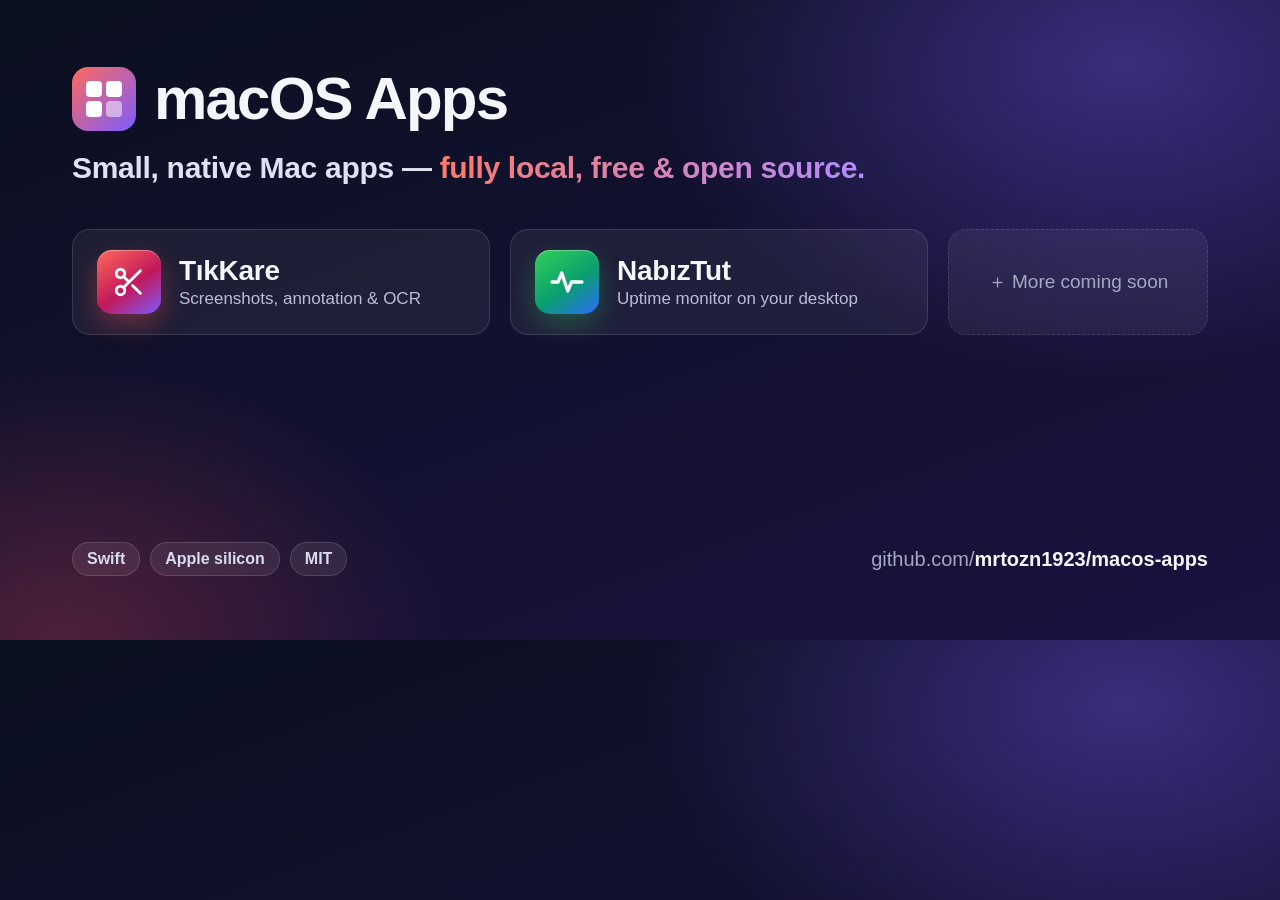
<file: docs/assets/social/collection.html>
<!doctype html>
<html lang="en">
<head>
<meta charset="utf-8">
<title>macOS Apps social preview</title>
<!-- Source for ../social-preview.png (GitHub social preview, 1280×640). Render with headless Chrome. -->
<style>
  * { box-sizing: border-box; margin: 0; padding: 0; }
  body {
    width: 1280px; height: 640px; overflow: hidden;
    font-family: -apple-system, "SF Pro Display", "Helvetica Neue", sans-serif;
    color: #f5f6fa; -webkit-font-smoothing: antialiased;
    background:
      radial-gradient(800px 520px at 88% 10%, rgba(124, 92, 255, .38), transparent 60%),
      radial-gradient(640px 460px at 5% 100%, rgba(255, 77, 79, .25), transparent 60%),
      linear-gradient(160deg, #0b1020, #1a1240);
    padding: 64px 72px; display: flex; flex-direction: column;
  }
  .top { display: flex; align-items: center; gap: 18px; }
  .logo { width: 64px; height: 64px; }
  h1 { font-size: 60px; font-weight: 800; letter-spacing: -.03em; }
  .lead { margin-top: 18px; font-size: 30px; font-weight: 650; letter-spacing: -.01em; color: #dfe2f3; }
  .lead em { font-style: normal; background: linear-gradient(90deg, #ff7a6b, #b18cff); -webkit-background-clip: text; color: transparent; }
  .apps { margin-top: 44px; display: flex; gap: 20px; }
  .app {
    display: flex; align-items: center; gap: 18px; padding: 20px 24px; border-radius: 18px;
    background: rgba(255,255,255,.06); border: 1px solid rgba(255,255,255,.12); width: 418px;
  }
  .app .icon {
    width: 64px; height: 64px; border-radius: 15px; flex: none; display: grid; place-items: center;
    background: linear-gradient(145deg, #ff6a5c, #c2185b 55%, #7c5cff);
    box-shadow: 0 10px 26px rgba(255, 77, 79, .35), inset 0 1px 0 rgba(255,255,255,.35);
  }
  .app h2 { font-size: 28px; letter-spacing: -.01em; }
  .app p { color: #b9bed6; font-size: 17px; margin-top: 2px; }
  .soon { width: 260px; justify-content: center; border-style: dashed; color: #a3a9c2; font-size: 19px; text-align: center; }
  .bottom { margin-top: auto; display: flex; justify-content: space-between; align-items: center; color: #a3a9c2; font-size: 20px; font-weight: 500; }
  .bottom b { color: #f5f6fa; font-weight: 600; }
  .chips { display: flex; gap: 10px; }
  .chip { font-size: 16px; font-weight: 600; padding: 7px 14px; border-radius: 999px; background: rgba(255,255,255,.08); border: 1px solid rgba(255,255,255,.14); color: #d9dcf0; }
</style>
</head>
<body>
  <div class="top">
    <svg class="logo" viewBox="0 0 32 32"><defs><linearGradient id="g" x1="0" y1="0" x2="1" y2="1"><stop offset="0" stop-color="#ff6a5c"/><stop offset="1" stop-color="#7c5cff"/></linearGradient></defs><rect width="32" height="32" rx="8" fill="url(#g)"/><g fill="#fff"><rect x="7" y="7" width="8" height="8" rx="2"/><rect x="17" y="7" width="8" height="8" rx="2"/><rect x="7" y="17" width="8" height="8" rx="2"/><rect x="17" y="17" width="8" height="8" rx="2" opacity=".5"/></g></svg>
    <h1>macOS Apps</h1>
  </div>
  <p class="lead">Small, native Mac apps — <em>fully local, free &amp; open source.</em></p>

  <div class="apps">
    <div class="app">
      <div class="icon"><svg width="34" height="34" viewBox="0 0 24 24" fill="none" stroke="#fff" stroke-width="2" stroke-linecap="round" stroke-linejoin="round"><circle cx="6" cy="6" r="3"/><circle cx="6" cy="18" r="3"/><path d="M20 4 8.12 15.88M14.47 14.48 20 20M8.12 8.12 12 12"/></svg></div>
      <div><h2>TıkKare</h2><p>Screenshots, annotation &amp; OCR</p></div>
    </div>
    <div class="app">
      <div class="icon" style="background: linear-gradient(145deg, #30d158, #0a9f6e 55%, #2b6cff); box-shadow: 0 10px 26px rgba(48,209,88,.30), inset 0 1px 0 rgba(255,255,255,.35)"><svg width="36" height="36" viewBox="0 0 24 24" fill="none" stroke="#fff" stroke-width="2.2" stroke-linecap="round" stroke-linejoin="round"><path d="M2 12h4l2.5-6 4 12 2.5-6H22"/></svg></div>
      <div><h2>NabızTut</h2><p>Uptime monitor on your desktop</p></div>
    </div>
    <div class="app soon">＋ More coming soon</div>
  </div>

  <div class="bottom">
    <div class="chips"><span class="chip">Swift</span><span class="chip">Apple silicon</span><span class="chip">MIT</span></div>
    <span>github.com/<b>mrtozn1923/macos-apps</b></span>
  </div>
</body>
</html>
</file>
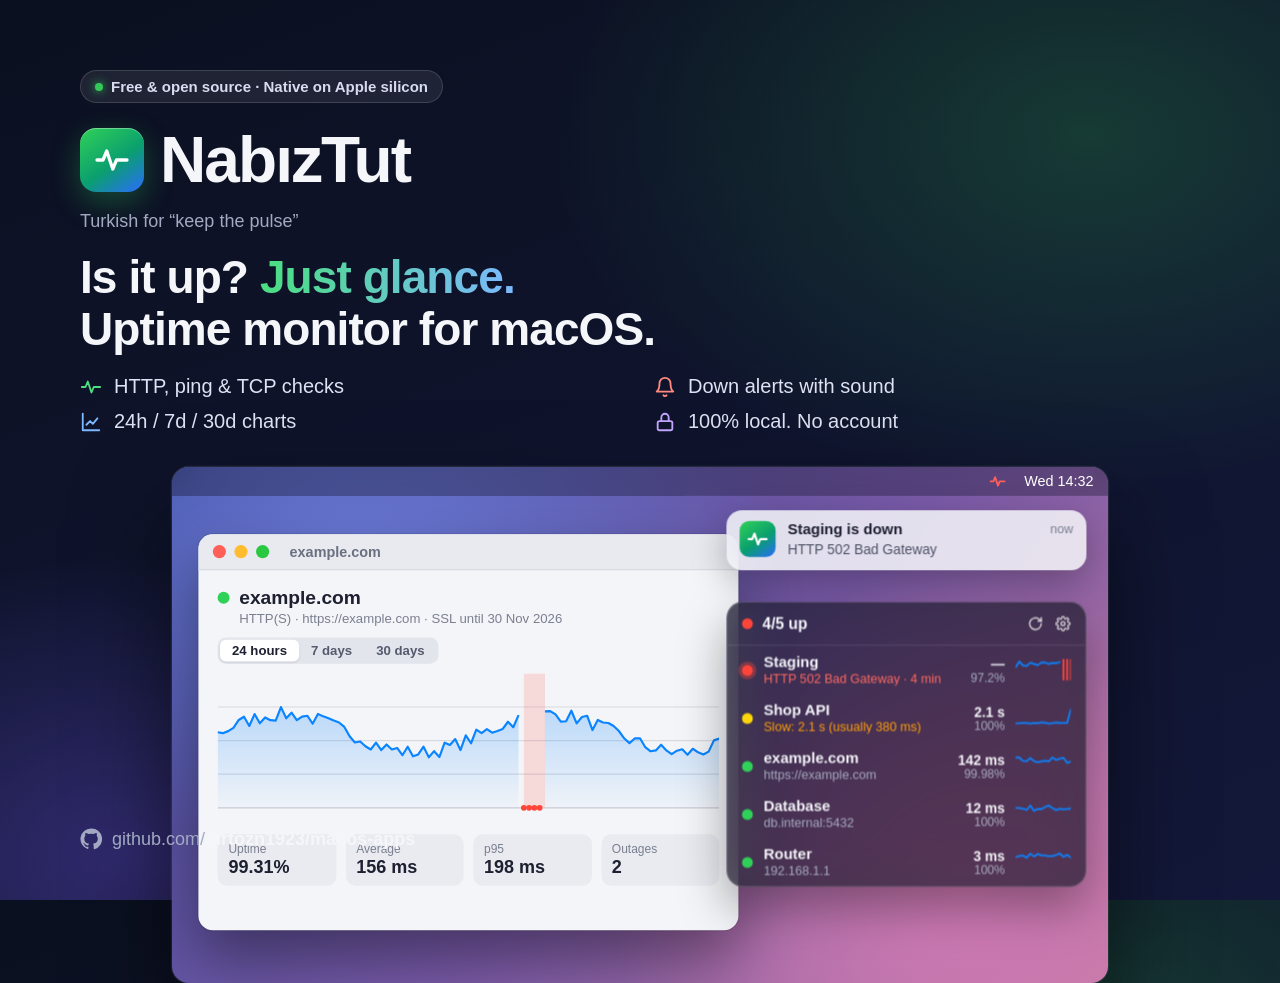
<file: NabizTut/docs/social/social.html>
<!doctype html>
<html lang="en">
<head>
<meta charset="utf-8">
<title>NabızTut social card</title>
<!-- Source for tikkare-style social images. Layouts: #square (1200×1200), #wide (1200×627), #mock (website mockup). -->
<style>
  * { box-sizing: border-box; margin: 0; padding: 0; }
  html, body { width: 100%; height: 100%; }
  body {
    font-family: -apple-system, "SF Pro Display", "Helvetica Neue", sans-serif;
    color: #f5f6fa; -webkit-font-smoothing: antialiased; overflow: hidden;
    background:
      radial-gradient(900px 600px at 85% 15%, rgba(52, 199, 89, .22), transparent 60%),
      radial-gradient(700px 500px at 10% 95%, rgba(124, 92, 255, .30), transparent 60%),
      linear-gradient(160deg, #0b1020, #13183a);
  }
  .card { position: relative; width: 100%; height: 100%; display: flex; }
  .copy { display: flex; flex-direction: column; }
  .badge {
    align-self: flex-start; display: inline-flex; align-items: center; gap: 8px;
    font-size: 15px; font-weight: 600; padding: 7px 14px; border-radius: 999px;
    background: rgba(255,255,255,.08); border: 1px solid rgba(255,255,255,.14); color: #d9dcf0;
  }
  .badge .dot { width: 8px; height: 8px; border-radius: 50%; background: #34c759; box-shadow: 0 0 10px #34c759; }
  .brand { display: flex; align-items: center; gap: 16px; }
  .logo {
    width: 64px; height: 64px; border-radius: 16px; display: grid; place-items: center;
    background: linear-gradient(145deg, #30d158, #0a9f6e 55%, #2b6cff);
    box-shadow: 0 10px 30px rgba(48, 209, 88, .30), inset 0 1px 0 rgba(255,255,255,.35);
  }
  h1 { font-size: 64px; font-weight: 800; letter-spacing: -.03em; }
  .meaning { color: #a3a9c2; font-size: 18px; font-weight: 500; margin-top: -6px; }
  .tagline { font-weight: 700; letter-spacing: -.02em; line-height: 1.12; }
  .tagline em { font-style: normal; background: linear-gradient(90deg, #4ade80, #7cb8ff); -webkit-background-clip: text; color: transparent; }
  .features { list-style: none; display: grid; gap: 12px; }
  .features li { display: flex; align-items: center; gap: 12px; font-size: 20px; color: #dfe2f3; }
  .features svg { flex: none; }
  .footer { display: flex; align-items: center; gap: 10px; font-size: 18px; color: #a3a9c2; font-weight: 500; }
  .footer b { color: #f5f6fa; font-weight: 600; }

  /* ---------- Mockup: a desktop with the panel, a notification and the detail window ---------- */
  .stage { position: relative; }
  .desk {
    position: absolute; width: 780px; height: 430px; border-radius: 14px; overflow: hidden;
    background:
      radial-gradient(600px 400px at 20% 20%, #6a7bd8 0%, transparent 60%),
      radial-gradient(500px 420px at 85% 80%, #d17ab5 0%, transparent 60%),
      linear-gradient(135deg, #3b4a9b, #7a5aa8 55%, #c47aa0);
    box-shadow: 0 40px 80px rgba(0,0,0,.55), 0 0 0 1px rgba(255,255,255,.10);
  }
  .menubar {
    height: 24px; background: rgba(20,22,40,.35); backdrop-filter: blur(10px);
    display: flex; align-items: center; justify-content: flex-end; gap: 14px; padding: 0 12px;
    font-size: 12px; color: #fff; font-weight: 500;
  }
  .menubar .pulse { color: #ff5f57; display: flex; }

  .window {
    position: absolute; left: 22px; top: 56px; width: 450px; height: 330px; border-radius: 12px; overflow: hidden;
    background: #f4f5f8; color: #1d2030; box-shadow: 0 24px 50px rgba(0,0,0,.40), 0 0 0 1px rgba(0,0,0,.08);
  }
  .win-bar { height: 30px; display: flex; align-items: center; gap: 7px; padding: 0 12px; background: #e9eaf0; border-bottom: 1px solid #d8dae2; }
  .win-bar i { width: 11px; height: 11px; border-radius: 50%; display: block; }
  .win-bar span { margin-left: 10px; font-size: 12px; font-weight: 600; color: #6b7080; }
  .win-body { padding: 14px 16px; }
  .win-title { display: flex; align-items: center; gap: 8px; font-weight: 700; font-size: 16px; }
  .win-title .st { width: 10px; height: 10px; border-radius: 50%; background: #30d158; }
  .win-sub { font-size: 11px; color: #7a7f90; margin: 2px 0 10px 18px; }
  .seg { display: inline-flex; background: #e3e5ec; border-radius: 7px; padding: 2px; font-size: 11px; font-weight: 600; margin-bottom: 8px; }
  .seg b { padding: 3px 10px; border-radius: 5px; color: #555b6e; font-weight: 600; }
  .seg b.on { background: #fff; color: #1d2030; box-shadow: 0 1px 2px rgba(0,0,0,.12); }
  .chart { width: 100%; height: 120px; }
  .cards { display: grid; grid-template-columns: repeat(4, 1fr); gap: 8px; margin-top: 10px; }
  .cards div { background: #e9ebf1; border-radius: 8px; padding: 7px 9px; }
  .cards small { display: block; font-size: 10px; color: #7a7f90; }
  .cards strong { font-size: 15px; }

  .panel {
    position: absolute; right: 18px; top: 112px; width: 300px; border-radius: 14px; overflow: hidden;
    background: rgba(28, 30, 44, .72); backdrop-filter: blur(18px) saturate(1.4);
    border: 1px solid rgba(255,255,255,.14); box-shadow: 0 18px 40px rgba(0,0,0,.35);
  }
  .panel-head { display: flex; align-items: center; gap: 8px; height: 36px; padding: 0 12px; font-size: 13px; font-weight: 700; border-bottom: 1px solid rgba(255,255,255,.10); }
  .panel-head .icons { margin-left: auto; display: flex; gap: 10px; opacity: .8; }
  .row { display: flex; align-items: center; gap: 9px; padding: 7px 12px; }
  .row .d { width: 9px; height: 9px; border-radius: 50%; flex: none; }
  .row .t { flex: 1; min-width: 0; }
  .row .n { font-size: 12.5px; font-weight: 600; }
  .row .s { font-size: 10.5px; color: #a7acc0; white-space: nowrap; overflow: hidden; text-overflow: ellipsis; }
  .row .m { text-align: right; font-size: 11.5px; font-weight: 600; font-variant-numeric: tabular-nums; }
  .row .m small { display: block; font-size: 10px; font-weight: 500; color: #a7acc0; }
  .row svg { flex: none; }
  .down .d { background: #ff453a; box-shadow: 0 0 0 3px rgba(255,69,58,.35); }
  .down .s { color: #ff6b62; }
  .warn .d { background: #ffd60a; }
  .warn .s { color: #ff9f0a; }
  .up .d { background: #30d158; }

  .notif {
    position: absolute; right: 18px; top: 36px; width: 300px; border-radius: 13px; padding: 9px 11px;
    display: flex; gap: 10px; align-items: flex-start;
    background: rgba(245, 246, 250, .86); backdrop-filter: blur(16px); color: #1d2030;
    box-shadow: 0 10px 30px rgba(0,0,0,.28);
  }
  .notif .ic { width: 30px; height: 30px; border-radius: 8px; flex: none; display: grid; place-items: center;
    background: linear-gradient(145deg, #30d158, #0a9f6e 55%, #2b6cff); }
  .notif b { font-size: 12.5px; display: block; }
  .notif span { font-size: 11.5px; color: #4d5266; }
  .notif .when { margin-left: auto; font-size: 10.5px; color: #7a7f90; }

  /* ---------- Layouts ---------- */
  body.square .card { flex-direction: column; padding: 70px 80px 60px; }
  body.square .copy { gap: 20px; }
  body.square .tagline { font-size: 46px; }
  body.square .features { grid-template-columns: 1fr 1fr; column-gap: 28px; }
  body.square .stage { flex: 1; margin-top: 34px; }
  body.square .desk { left: 50%; top: 0; transform: translateX(-50%) scale(1.2); transform-origin: top center; }
  body.square .footer { position: absolute; left: 80px; bottom: 50px; }

  body.wide .card { flex-direction: row; padding: 54px 56px; gap: 34px; }
  body.wide .copy { width: 460px; flex: none; gap: 15px; }
  body.wide .logo { width: 52px; height: 52px; border-radius: 13px; }
  body.wide h1 { font-size: 52px; }
  body.wide .tagline { font-size: 33px; }
  body.wide .features li { font-size: 17px; }
  body.wide .features { gap: 9px; }
  body.wide .stage { flex: 1; }
  body.wide .desk { left: 0; top: 50%; transform: translateY(-50%) scale(.80); transform-origin: left center; }
  body.wide .footer { margin-top: auto; font-size: 16px; }

  body.mockonly { background: transparent; }
  body.mockonly .copy, body.mockonly .footer { display: none; }
  body.mockonly .card { padding: 40px 40px 80px; }
  body.mockonly .stage { flex: 1; }
  body.mockonly .desk { left: 0; top: 0; }
</style>
</head>
<body>
<div class="card">
  <div class="copy">
    <span class="badge"><span class="dot"></span>Free &amp; open source · Native on Apple silicon</span>
    <div class="brand">
      <div class="logo"><svg width="36" height="36" viewBox="0 0 24 24" fill="none" stroke="#fff" stroke-width="2.2" stroke-linecap="round" stroke-linejoin="round"><path d="M2 12h4l2.5-6 4 12 2.5-6H22"/></svg></div>
      <div>
        <h1>NabızTut</h1>
      </div>
    </div>
    <p class="meaning">Turkish for “keep the pulse”</p>
    <p class="tagline">Is it up? <em>Just glance.</em><br>Uptime monitor for macOS.</p>
    <ul class="features">
      <li><svg width="22" height="22" viewBox="0 0 24 24" fill="none" stroke="#4ade80" stroke-width="2" stroke-linecap="round" stroke-linejoin="round"><path d="M2 12h4l2.5-6 4 12 2.5-6H22"/></svg>HTTP, ping &amp; TCP checks</li>
      <li><svg width="22" height="22" viewBox="0 0 24 24" fill="none" stroke="#ff8a7d" stroke-width="2" stroke-linecap="round" stroke-linejoin="round"><path d="M6 8a6 6 0 0 1 12 0c0 7 3 9 3 9H3s3-2 3-9"/><path d="M10.3 21a1.94 1.94 0 0 0 3.4 0"/></svg>Down alerts with sound</li>
      <li><svg width="22" height="22" viewBox="0 0 24 24" fill="none" stroke="#7cb8ff" stroke-width="2" stroke-linecap="round" stroke-linejoin="round"><path d="M3 3v18h18"/><path d="m7 15 4-4 3 3 5-6"/></svg>24h / 7d / 30d charts</li>
      <li><svg width="22" height="22" viewBox="0 0 24 24" fill="none" stroke="#c4a6ff" stroke-width="2" stroke-linecap="round" stroke-linejoin="round"><rect x="4" y="11" width="16" height="10" rx="2"/><path d="M8 11V7a4 4 0 0 1 8 0v4"/></svg>100% local. No account</li>
    </ul>
    <div class="footer wide-only"></div>
  </div>

  <div class="stage">
    <div class="desk">
      <div class="menubar">
        <span class="pulse"><svg width="16" height="14" viewBox="0 0 24 24" fill="none" stroke="currentColor" stroke-width="2.6" stroke-linecap="round" stroke-linejoin="round"><path d="M2 12h4l2.5-6 4 12 2.5-6H22"/></svg></span>
        <span>Wed 14:32</span>
      </div>

      <div class="window">
        <div class="win-bar"><i style="background:#ff5f57"></i><i style="background:#febc2e"></i><i style="background:#28c840"></i><span>example.com</span></div>
        <div class="win-body">
          <div class="win-title"><span class="st"></span>example.com</div>
          <div class="win-sub">HTTP(S) · https://example.com · SSL until 30 Nov 2026</div>
          <div class="seg"><b class="on">24 hours</b><b>7 days</b><b>30 days</b></div>
          <svg class="chart" id="chart" viewBox="0 0 418 120" preserveAspectRatio="none"></svg>
          <div class="cards">
            <div><small>Uptime</small><strong>99.31%</strong></div>
            <div><small>Average</small><strong>156 ms</strong></div>
            <div><small>p95</small><strong>198 ms</strong></div>
            <div><small>Outages</small><strong>2</strong></div>
          </div>
        </div>
      </div>

      <div class="notif">
        <div class="ic"><svg width="18" height="18" viewBox="0 0 24 24" fill="none" stroke="#fff" stroke-width="2.4" stroke-linecap="round" stroke-linejoin="round"><path d="M2 12h4l2.5-6 4 12 2.5-6H22"/></svg></div>
        <div><b>Staging is down</b><span>HTTP 502 Bad Gateway</span></div>
        <div class="when">now</div>
      </div>

      <div class="panel">
        <div class="panel-head">
          <span style="width:9px;height:9px;border-radius:50%;background:#ff453a;display:inline-block"></span>4/5 up
          <span class="icons">
            <svg width="13" height="13" viewBox="0 0 24 24" fill="none" stroke="#fff" stroke-width="2.2" stroke-linecap="round"><path d="M21 12a9 9 0 1 1-3-6.7L21 8"/><path d="M21 3v5h-5"/></svg>
            <svg width="13" height="13" viewBox="0 0 24 24" fill="none" stroke="#fff" stroke-width="2"><circle cx="12" cy="12" r="3"/><path d="M19.4 15a1.6 1.6 0 0 0 .3 1.8l.1.1a2 2 0 1 1-2.8 2.8l-.1-.1a1.6 1.6 0 0 0-1.8-.3 1.6 1.6 0 0 0-1 1.5V21a2 2 0 1 1-4 0v-.1a1.6 1.6 0 0 0-1-1.5 1.6 1.6 0 0 0-1.8.3l-.1.1a2 2 0 1 1-2.8-2.8l.1-.1a1.6 1.6 0 0 0 .3-1.8 1.6 1.6 0 0 0-1.5-1H3a2 2 0 1 1 0-4h.1a1.6 1.6 0 0 0 1.5-1 1.6 1.6 0 0 0-.3-1.8l-.1-.1a2 2 0 1 1 2.8-2.8l.1.1a1.6 1.6 0 0 0 1.8.3H9a1.6 1.6 0 0 0 1-1.5V3a2 2 0 1 1 4 0v.1a1.6 1.6 0 0 0 1 1.5 1.6 1.6 0 0 0 1.8-.3l.1-.1a2 2 0 1 1 2.8 2.8l-.1.1a1.6 1.6 0 0 0-.3 1.8V9a1.6 1.6 0 0 0 1.5 1H21a2 2 0 1 1 0 4h-.1a1.6 1.6 0 0 0-1.5 1z"/></svg>
          </span>
        </div>
        <div id="rows"></div>
      </div>
    </div>
  </div>

  <div class="footer square-only"></div>
</div>

<script>
  const layout = ({ "#wide": "wide", "#mock": "mockonly" })[location.hash] || "square";
  document.body.classList.add(layout);
  const footerHTML = '<svg width="22" height="22" viewBox="0 0 24 24" fill="#a3a9c2"><path d="M12 .5a11.5 11.5 0 0 0-3.64 22.41c.58.1.79-.25.79-.56v-2c-3.2.7-3.88-1.37-3.88-1.37-.53-1.33-1.28-1.69-1.28-1.69-1.05-.72.08-.7.08-.7 1.16.08 1.77 1.19 1.77 1.19 1.03 1.77 2.7 1.26 3.36.96.1-.75.4-1.26.73-1.55-2.55-.29-5.24-1.28-5.24-5.68 0-1.25.45-2.28 1.19-3.08-.12-.29-.52-1.46.11-3.05 0 0 .97-.31 3.17 1.18a11 11 0 0 1 5.77 0c2.2-1.49 3.17-1.18 3.17-1.18.63 1.59.23 2.76.11 3.05.74.8 1.19 1.83 1.19 3.08 0 4.41-2.69 5.39-5.25 5.67.41.36.78 1.06.78 2.14v3.17c0 .31.21.67.8.56A11.5 11.5 0 0 0 12 .5Z"/></svg><span>github.com/<b>mrtozn1923/macos-apps</b></span>';
  if (layout !== "mockonly") {
    document.querySelector(layout === "wide" ? ".footer.wide-only" : ".footer.square-only").innerHTML = footerHTML;
    document.querySelector(layout === "wide" ? ".footer.square-only" : ".footer.wide-only").remove();
  }

  // Deterministic pseudo-random so every render looks the same.
  let seed = 7;
  const rnd = () => (seed = (seed * 16807) % 2147483647) / 2147483647;
  const spark = (base, n, fails = []) => {
    const pts = [];
    for (let i = 0; i < n; i++) pts.push(fails.includes(i) ? null : base * (0.8 + rnd() * 0.45));
    return pts;
  };
  const sparkSVG = (values, w = 46, h = 18) => {
    const max = Math.max(...values.filter(v => v !== null));
    const step = w / (values.length - 1);
    let path = "", ticks = "", started = false;
    values.forEach((v, i) => {
      const x = (i * step).toFixed(1);
      if (v === null) { ticks += `<line x1="${x}" y1="0" x2="${x}" y2="${h}" stroke="#ff453a" stroke-width="1.5"/>`; started = false; return; }
      const y = (h - 2 - (v / max) * (h - 4)).toFixed(1);
      path += (started ? "L" : "M") + x + " " + y + " ";
      started = true;
    });
    return `<svg width="${w}" height="${h}" viewBox="0 0 ${w} ${h}"><path d="${path}" fill="none" stroke="#0a84ff" stroke-width="1.5" stroke-linecap="round" stroke-linejoin="round"/>${ticks}</svg>`;
  };
  const rows = [
    ["down", "Staging", "HTTP 502 Bad Gateway · 4 min", "—", "97.2%", spark(200, 16, [13, 14, 15])],
    ["warn", "Shop API", "Slow: 2.1 s (usually 380 ms)", "2.1 s", "100%", spark(380, 15).concat([2100])],
    ["up", "example.com", "https://example.com", "142 ms", "99.98%", spark(140, 16)],
    ["up", "Database", "db.internal:5432", "12 ms", "100%", spark(12, 16)],
    ["up", "Router", "192.168.1.1", "3 ms", "100%", spark(3, 16)],
  ];
  document.getElementById("rows").innerHTML = rows.map(([cls, n, s, ms, up, sp]) =>
    `<div class="row ${cls}"><span class="d"></span><div class="t"><div class="n">${n}</div><div class="s">${s}</div></div>` +
    `<div class="m">${ms}<small>${up}</small></div>${sparkSVG(sp)}</div>`).join("");

  // Detail chart: 24 h latency with one outage band.
  const W = 418, H = 120, N = 96, outage = [58, 61];
  const vals = [];
  for (let i = 0; i < N; i++) vals.push(i >= outage[0] && i <= outage[1] ? null : 140 + 40 * Math.sin(i / 8) + rnd() * 30);
  const maxV = 260, sx = W / (N - 1), y = v => (H - 8 - (v / maxV) * (H - 16)).toFixed(1);
  let line = "", area = "", seg = [];
  const flush = () => {
    if (seg.length < 2) { seg = []; return; }
    line += "M" + seg.map(([x, v]) => `${x.toFixed(1)} ${y(v)}`).join(" L") + " ";
    area += `M${seg[0][0].toFixed(1)} ${H - 8} L` + seg.map(([x, v]) => `${x.toFixed(1)} ${y(v)}`).join(" L") + ` L${seg[seg.length - 1][0].toFixed(1)} ${H - 8} Z `;
    seg = [];
  };
  vals.forEach((v, i) => { if (v === null) flush(); else seg.push([i * sx, v]); });
  flush();
  const bandX = outage[0] * sx, bandW = (outage[1] - outage[0] + 1) * sx;
  document.getElementById("chart").innerHTML = `
    <defs><linearGradient id="g" x1="0" y1="0" x2="0" y2="1"><stop offset="0" stop-color="#0a84ff" stop-opacity=".25"/><stop offset="1" stop-color="#0a84ff" stop-opacity=".02"/></linearGradient></defs>
    ${[0.25, 0.5, 0.75].map(f => `<line x1="0" x2="${W}" y1="${(H - 8) * f}" y2="${(H - 8) * f}" stroke="#d7d9e1" stroke-width="1"/>`).join("")}
    <rect x="${bandX}" y="0" width="${bandW}" height="${H - 8}" fill="#ff453a" opacity=".16"/>
    <path d="${area}" fill="url(#g)"/>
    <path d="${line}" fill="none" stroke="#0a84ff" stroke-width="1.8" stroke-linejoin="round"/>
    <line x1="0" x2="${W}" y1="${H - 8}" y2="${H - 8}" stroke="#c8cbd5" stroke-width="1"/>
    ${[0, 1, 2, 3].map(i => `<circle cx="${(outage[0] + i) * sx}" cy="${H - 8}" r="2.4" fill="#ff453a"/>`).join("")}`;
</script>
</body>
</html>
</file>
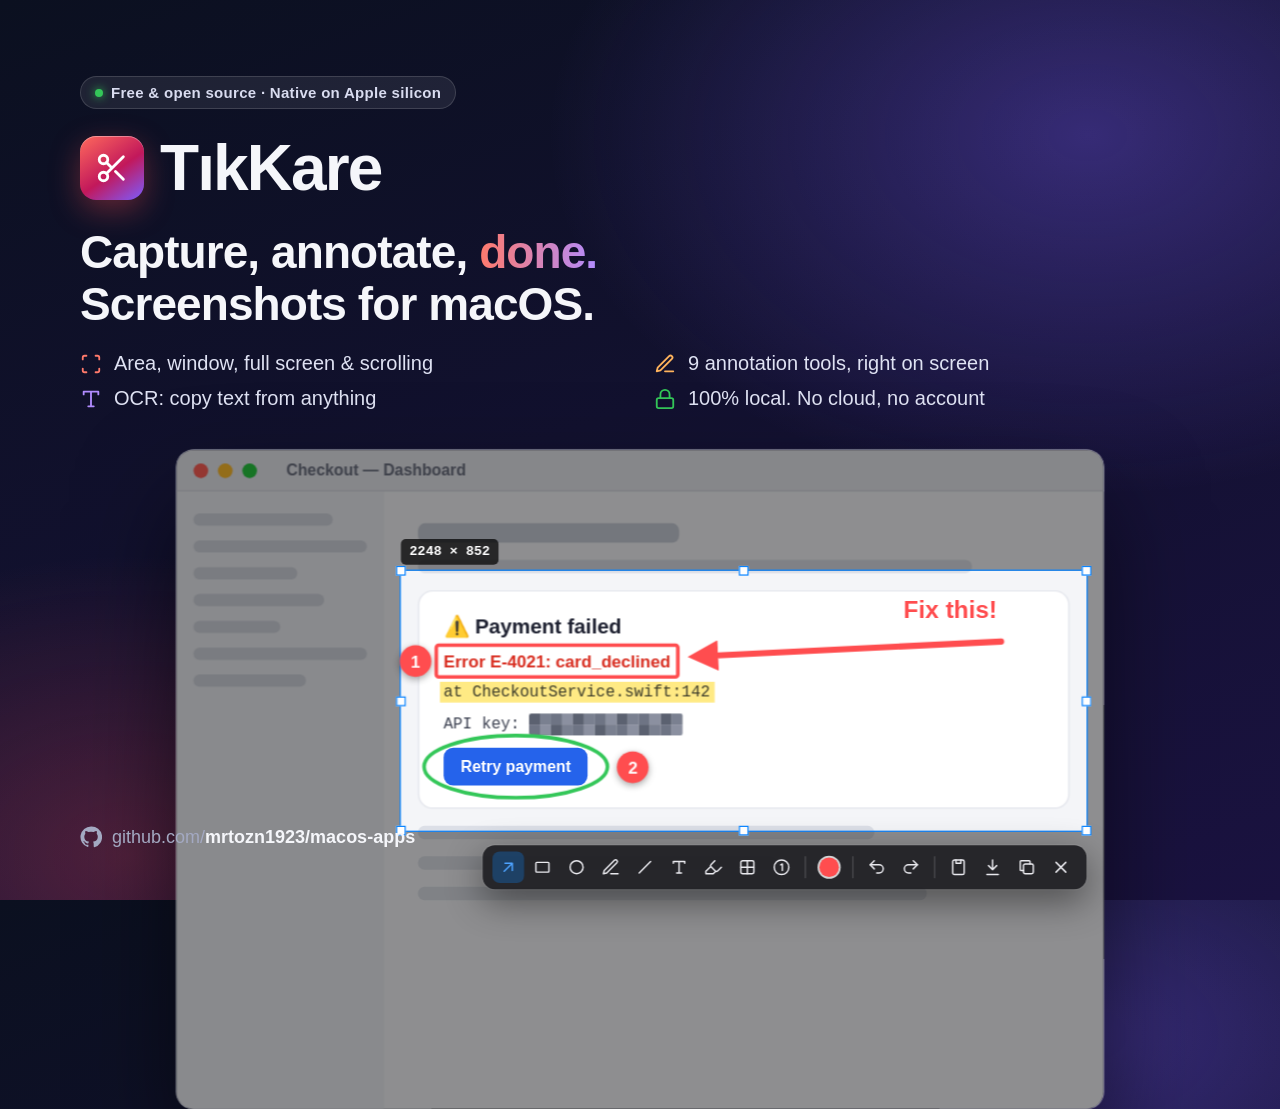
<file: TikKare/docs/social/social.html>
<!doctype html>
<html lang="en">
<head>
<meta charset="utf-8">
<title>TıkKare social card</title>
<style>
  :root {
    --bg1: #0b1020;
    --bg2: #1a1240;
    --accent: #ff4d4f;
    --accent2: #7c5cff;
    --text: #f5f6fa;
    --muted: #a3a9c2;
  }
  * { box-sizing: border-box; margin: 0; padding: 0; }
  html, body { width: 100%; height: 100%; }
  body {
    font-family: -apple-system, "SF Pro Display", "Helvetica Neue", sans-serif;
    color: var(--text);
    background:
      radial-gradient(900px 600px at 85% 15%, rgba(124, 92, 255, .35), transparent 60%),
      radial-gradient(700px 500px at 10% 95%, rgba(255, 77, 79, .25), transparent 60%),
      linear-gradient(160deg, var(--bg1), var(--bg2));
    overflow: hidden;
    -webkit-font-smoothing: antialiased;
  }
  .card { position: relative; width: 100%; height: 100%; display: flex; }

  /* ---------- Copy ---------- */
  .copy { display: flex; flex-direction: column; }
  .badge {
    align-self: flex-start;
    display: inline-flex; align-items: center; gap: 8px;
    font-size: 15px; font-weight: 600; letter-spacing: .02em;
    padding: 7px 14px; border-radius: 999px;
    background: rgba(255,255,255,.08); border: 1px solid rgba(255,255,255,.14);
    color: #d9dcf0;
  }
  .badge .dot { width: 8px; height: 8px; border-radius: 50%; background: #34c759; box-shadow: 0 0 10px #34c759; }
  .brand { display: flex; align-items: center; gap: 16px; }
  .logo {
    width: 64px; height: 64px; border-radius: 16px;
    background: linear-gradient(145deg, #ff6a5c, #c2185b 55%, #7c5cff);
    display: grid; place-items: center;
    box-shadow: 0 10px 30px rgba(255, 77, 79, .35), inset 0 1px 0 rgba(255,255,255,.35);
  }
  h1 { font-size: 64px; font-weight: 800; letter-spacing: -.03em; }
  .tagline { font-weight: 700; letter-spacing: -.02em; line-height: 1.12; }
  .tagline em { font-style: normal; background: linear-gradient(90deg, #ff7a6b, #b18cff); -webkit-background-clip: text; color: transparent; }
  .features { list-style: none; display: grid; gap: 12px; }
  .features li { display: flex; align-items: center; gap: 12px; font-size: 20px; color: #dfe2f3; }
  .features svg { flex: none; }
  .footer { display: flex; align-items: center; gap: 10px; font-size: 18px; color: var(--muted); font-weight: 500; }
  .footer b { color: var(--text); font-weight: 600; }

  /* ---------- Mockup ---------- */
  .stage { position: relative; }
  .mock {
    position: absolute; width: 760px; height: 540px; transform-origin: top left;
    border-radius: 14px; overflow: hidden;
    box-shadow: 0 40px 80px rgba(0,0,0,.55), 0 0 0 1px rgba(255,255,255,.08);
    background: #f4f5f8;
  }
  .win-bar { height: 34px; background: #e7e8ee; display: flex; align-items: center; gap: 8px; padding: 0 14px; border-bottom: 1px solid #d6d8e0; }
  .win-bar i { width: 12px; height: 12px; border-radius: 50%; display: block; }
  .win-bar .t { margin-left: 16px; font-size: 13px; color: #6b7080; font-weight: 600; }
  .app { display: flex; height: calc(100% - 34px); }
  .side { width: 170px; background: #eceef3; padding: 18px 14px; display: grid; gap: 12px; align-content: start; }
  .side span { height: 10px; border-radius: 5px; background: #d3d6df; }
  .main { flex: 1; padding: 26px 28px; display: grid; gap: 14px; align-content: start; }
  .line { height: 11px; border-radius: 6px; background: #dcdfe7; }
  .panel { background: #fff; border-radius: 12px; padding: 18px 20px; border: 1px solid #e3e5ec; display: grid; gap: 10px; }
  .panel h3 { font-size: 17px; color: #1d2030; display: flex; align-items: center; gap: 8px; }
  .err { justify-self: start; color: #d92d20; font-size: 14px; font-weight: 600; }
  .mono { justify-self: start; font-family: "SF Mono", Menlo, monospace; font-size: 13px; color: #3b4050; }
  .btn { justify-self: start; background: #2563eb; color: #fff; font-size: 13px; font-weight: 600; padding: 8px 14px; border-radius: 8px; }

  /* Frozen-screen dimming with a clear selection hole */
  .dim { position: absolute; inset: 0; background: rgba(0,0,0,.42); pointer-events: none; }
  .sel { position: absolute; box-shadow: 0 0 0 9999px rgba(0,0,0,.42); outline: 1.5px solid #0a84ff; }
  .size { position: absolute; font: 600 11px/1 "SF Mono", Menlo, monospace; color: #fff; background: rgba(0,0,0,.72); padding: 5px 7px; border-radius: 4px; }
  .handle { position: absolute; width: 8px; height: 8px; background: #fff; border: 1px solid #0a84ff; }
  .pix { display: inline-grid; grid-template-columns: repeat(14, 9px); grid-auto-rows: 9px; vertical-align: middle; border-radius: 2px; overflow: hidden; }
  .pix i { display: block; }

  .toolbar {
    position: absolute;
    display: flex; align-items: center; gap: 2px; padding: 5px 8px;
    background: rgba(30,30,34,.92); border-radius: 10px;
    box-shadow: 0 10px 30px rgba(0,0,0,.45), 0 0 0 1px rgba(255,255,255,.08);
  }
  .toolbar .b { width: 26px; height: 26px; display: grid; place-items: center; border-radius: 6px; }
  .toolbar .b.on { background: rgba(10,132,255,.28); }
  .toolbar .sep { width: 1px; height: 18px; background: rgba(255,255,255,.18); margin: 0 4px; }
  .toolbar svg { stroke: #e9e9ee; fill: none; stroke-width: 1.8; stroke-linecap: round; stroke-linejoin: round; }
  .toolbar .on svg { stroke: #4da3ff; }
  .swatch { width: 16px; height: 16px; border-radius: 50%; background: var(--accent); box-shadow: 0 0 0 1.5px rgba(255,255,255,.8); }

  .ann { position: absolute; pointer-events: none; }
  .num {
    position: absolute; width: 26px; height: 26px; border-radius: 50%;
    background: var(--accent); color: #fff; font: 800 14px/26px -apple-system, sans-serif; text-align: center;
    box-shadow: 0 2px 6px rgba(0,0,0,.35);
  }
  .note { position: absolute; font: 700 20px/1 -apple-system, sans-serif; color: var(--accent); text-shadow: 0 0 3px rgba(255,255,255,.9); }

  /* ---------- Layouts ---------- */
  body.square .card { flex-direction: column; padding: 76px 80px 64px; }
  body.square .copy { gap: 22px; }
  body.square .tagline { font-size: 46px; max-width: 960px; }
  body.square .features { grid-template-columns: 1fr 1fr; column-gap: 28px; }
  body.square .stage { flex: 1; margin-top: 40px; }
  body.square .mock { left: 50%; top: 0; transform: translateX(-50%) scale(1.22); transform-origin: top center; }
  body.square .footer { position: absolute; left: 80px; bottom: 52px; }

  body.wide .card { flex-direction: row; padding: 54px 56px; gap: 40px; }
  body.wide .copy { width: 470px; flex: none; gap: 16px; }
  body.wide .logo { width: 52px; height: 52px; border-radius: 13px; }
  body.wide h1 { font-size: 52px; }
  body.wide .tagline { font-size: 33px; }
  body.wide .features li { font-size: 17px; }
  body.wide .features { gap: 9px; }
  body.wide .stage { flex: 1; }
  body.wide .mock { left: 0; top: 50%; transform: translateY(-50%) scale(.74); transform-origin: left center; }
  body.wide .footer { margin-top: auto; font-size: 16px; }

  /* Mockup only, transparent background (used on the website). */
  body.mockonly { background: transparent; }
  body.mockonly .copy { display: none; }
  body.mockonly .card { padding: 40px 40px 100px; }
  body.mockonly .stage { flex: 1; }
  body.mockonly .mock { left: 0; top: 0; transform: none; height: 430px; }
</style>
</head>
<body>
<div class="card">
  <div class="copy">
    <span class="badge"><span class="dot"></span>Free &amp; open source · Native on Apple silicon</span>
    <div class="brand">
      <div class="logo">
        <svg width="34" height="34" viewBox="0 0 24 24" fill="none" stroke="#fff" stroke-width="2" stroke-linecap="round" stroke-linejoin="round">
          <circle cx="6" cy="6" r="3"/><circle cx="6" cy="18" r="3"/><path d="M20 4 8.12 15.88M14.47 14.48 20 20M8.12 8.12 12 12"/>
        </svg>
      </div>
      <h1>TıkKare</h1>
    </div>
    <p class="tagline">Capture, annotate, <em>done.</em><br>Screenshots for macOS.</p>
    <ul class="features">
      <li><svg width="22" height="22" viewBox="0 0 24 24" fill="none" stroke="#ff7a6b" stroke-width="2" stroke-linecap="round" stroke-linejoin="round"><path d="M3 7V5a2 2 0 0 1 2-2h2M17 3h2a2 2 0 0 1 2 2v2M21 17v2a2 2 0 0 1-2 2h-2M7 21H5a2 2 0 0 1-2-2v-2"/></svg>Area, window, full screen &amp; scrolling</li>
      <li><svg width="22" height="22" viewBox="0 0 24 24" fill="none" stroke="#ffb35c" stroke-width="2" stroke-linecap="round" stroke-linejoin="round"><path d="M12 20h9M16.5 3.5a2.1 2.1 0 0 1 3 3L7 19l-4 1 1-4Z"/></svg>9 annotation tools, right on screen</li>
      <li><svg width="22" height="22" viewBox="0 0 24 24" fill="none" stroke="#b18cff" stroke-width="2" stroke-linecap="round" stroke-linejoin="round"><path d="M4 7V4h16v3M9 20h6M12 4v16"/></svg>OCR: copy text from anything</li>
      <li><svg width="22" height="22" viewBox="0 0 24 24" fill="none" stroke="#34c759" stroke-width="2" stroke-linecap="round" stroke-linejoin="round"><rect x="3" y="11" width="18" height="11" rx="2"/><path d="M7 11V7a5 5 0 0 1 10 0v4"/></svg>100% local. No cloud, no account</li>
    </ul>
    <div class="footer wide-only"></div>
  </div>

  <div class="stage">
    <div class="mock">
      <div class="win-bar"><i style="background:#ff5f57"></i><i style="background:#febc2e"></i><i style="background:#28c840"></i><span class="t">Checkout — Dashboard</span></div>
      <div class="app">
        <div class="side"><span style="width:80%"></span><span></span><span style="width:60%"></span><span style="width:75%"></span><span style="width:50%"></span><span></span><span style="width:65%"></span></div>
        <div class="main">
          <div class="line" style="width:40%;height:16px;background:#c9cdd8"></div>
          <div class="line" style="width:85%"></div>
          <div class="panel" id="panel">
            <h3>⚠️ Payment failed</h3>
            <div class="err" id="err">Error E-4021: card_declined</div>
            <div class="mono" id="trace">at CheckoutService.swift:142</div>
            <div class="mono">API key: <span class="pix" id="pix"></span></div>
            <div class="btn" id="retry">Retry payment</div>
          </div>
          <div class="line" style="width:70%"></div>
          <div class="line" style="width:55%"></div>
          <div class="line" style="width:78%"></div>
        </div>
      </div>

      <div class="sel"></div>
      <div class="size"></div>
      <svg class="ann" id="ann" width="760" height="540" style="left:0;top:0"></svg>
      <div class="note" id="note">Fix this!</div>

      <div class="toolbar">
        <div class="b on"><svg width="16" height="16" viewBox="0 0 24 24"><path d="M7 17 17 7M8 7h9v9"/></svg></div>
        <div class="b"><svg width="16" height="16" viewBox="0 0 24 24"><rect x="4" y="6" width="16" height="12" rx="1"/></svg></div>
        <div class="b"><svg width="16" height="16" viewBox="0 0 24 24"><circle cx="12" cy="12" r="8"/></svg></div>
        <div class="b"><svg width="16" height="16" viewBox="0 0 24 24"><path d="M12 20h9M16.5 3.5a2.1 2.1 0 0 1 3 3L7 19l-4 1 1-4Z"/></svg></div>
        <div class="b"><svg width="16" height="16" viewBox="0 0 24 24"><path d="M5 19 19 5"/></svg></div>
        <div class="b"><svg width="16" height="16" viewBox="0 0 24 24"><path d="M5 7V5h14v2M9 19h6M12 5v14"/></svg></div>
        <div class="b"><svg width="16" height="16" viewBox="0 0 24 24"><path d="m9 11-6 6v3h9l3-3M22 12l-4.6 4.6a2 2 0 0 1-2.8 0l-5.2-5.2a2 2 0 0 1 0-2.8L14 4"/></svg></div>
        <div class="b"><svg width="16" height="16" viewBox="0 0 24 24"><rect x="4" y="4" width="16" height="16" rx="2"/><path d="M4 12h16M12 4v16"/></svg></div>
        <div class="b"><svg width="16" height="16" viewBox="0 0 24 24"><circle cx="12" cy="12" r="9"/><path d="M11 9l2-1v8"/></svg></div>
        <div class="sep"></div>
        <div class="b"><div class="swatch"></div></div>
        <div class="sep"></div>
        <div class="b"><svg width="16" height="16" viewBox="0 0 24 24"><path d="M9 14 4 9l5-5"/><path d="M4 9h11a5 5 0 0 1 0 10h-3"/></svg></div>
        <div class="b"><svg width="16" height="16" viewBox="0 0 24 24"><path d="m15 14 5-5-5-5"/><path d="M20 9H9a5 5 0 0 0 0 10h3"/></svg></div>
        <div class="sep"></div>
        <div class="b"><svg width="16" height="16" viewBox="0 0 24 24"><rect x="5" y="3" width="14" height="18" rx="2"/><path d="M9 3v4h6V3"/></svg></div>
        <div class="b"><svg width="16" height="16" viewBox="0 0 24 24"><path d="M12 3v12M7 10l5 5 5-5M5 21h14"/></svg></div>
        <div class="b"><svg width="16" height="16" viewBox="0 0 24 24"><rect x="8" y="8" width="12" height="12" rx="2"/><path d="M16 8V5a1 1 0 0 0-1-1H5a1 1 0 0 0-1 1v10a1 1 0 0 0 1 1h3"/></svg></div>
        <div class="b"><svg width="16" height="16" viewBox="0 0 24 24"><path d="M6 6l12 12M18 6 6 18"/></svg></div>
      </div>
    </div>
  </div>

  <div class="footer square-only"></div>
</div>

<script>
  const layout = ({ "#wide": "wide", "#mock": "mockonly" })[location.hash] || "square";
  document.body.classList.add(layout);

  const footerHTML = '<svg width="22" height="22" viewBox="0 0 24 24" fill="#a3a9c2"><path d="M12 .5a11.5 11.5 0 0 0-3.64 22.41c.58.1.79-.25.79-.56v-2c-3.2.7-3.88-1.37-3.88-1.37-.53-1.33-1.28-1.69-1.28-1.69-1.05-.72.08-.7.08-.7 1.16.08 1.77 1.19 1.77 1.19 1.03 1.77 2.7 1.26 3.36.96.1-.75.4-1.26.73-1.55-2.55-.29-5.24-1.28-5.24-5.68 0-1.25.45-2.28 1.19-3.08-.12-.29-.52-1.46.11-3.05 0 0 .97-.31 3.17 1.18a11 11 0 0 1 5.77 0c2.2-1.49 3.17-1.18 3.17-1.18.63 1.59.23 2.76.11 3.05.74.8 1.19 1.83 1.19 3.08 0 4.41-2.69 5.39-5.25 5.67.41.36.78 1.06.78 2.14v3.17c0 .31.21.67.8.56A11.5 11.5 0 0 0 12 .5Z"/></svg><span>github.com/<b>mrtozn1923/macos-apps</b></span>';
  if (layout === "mockonly") {
    document.querySelectorAll(".footer").forEach((el) => el.remove());
  } else {
    document.querySelector(layout === "wide" ? ".footer.wide-only" : ".footer.square-only").innerHTML = footerHTML;
    document.querySelector(layout === "wide" ? ".footer.square-only" : ".footer.wide-only").remove();
  }

  // Pixelated "secret" block, like TıkKare's blur tool.
  const pix = document.getElementById("pix");
  const shades = ["#5b6170", "#8b90a0", "#a9aebb", "#6e7484", "#c3c7d1", "#7a8090", "#9aa0ae"];
  for (let i = 0; i < 28; i++) {
    const cell = document.createElement("i");
    cell.style.background = shades[(i * 5 + (i >> 2)) % shades.length];
    pix.appendChild(cell);
  }

  // Place selection, handles and annotations relative to the real content (mock coordinates).
  const mock = document.querySelector(".mock");
  const m = mock.getBoundingClientRect();
  const k = m.width / 760;
  const box = (el) => {
    const r = el.getBoundingClientRect();
    return { x: (r.left - m.left) / k, y: (r.top - m.top) / k, w: r.width / k, h: r.height / k };
  };
  const place = (el, x, y) => { el.style.left = x + "px"; el.style.top = y + "px"; };

  const panel = box(document.getElementById("panel"));
  const sel = { x: panel.x - 14, y: panel.y - 16, w: panel.w + 28, h: panel.h + 34 };
  const selEl = document.querySelector(".sel");
  Object.assign(selEl.style, { left: sel.x + "px", top: sel.y + "px", width: sel.w + "px", height: sel.h + "px" });
  const size = document.querySelector(".size");
  size.textContent = Math.round(sel.w * 4) + " × " + Math.round(sel.h * 4);
  place(size, sel.x, sel.y - 26);
  for (const [fx, fy] of [[0,0],[.5,0],[1,0],[0,.5],[1,.5],[0,1],[.5,1],[1,1]]) {
    const h = document.createElement("div");
    h.className = "handle";
    place(h, sel.x + sel.w * fx - 4, sel.y + sel.h * fy - 4);
    mock.appendChild(h);
  }
  const toolbar = document.querySelector(".toolbar");
  place(toolbar, sel.x + sel.w - toolbar.offsetWidth, sel.y + sel.h + 12);

  const err = box(document.getElementById("err"));
  const trace = box(document.getElementById("trace"));
  const retry = box(document.getElementById("retry"));
  const svg = document.getElementById("ann");
  const ns = "http://www.w3.org/2000/svg";
  const add = (tag, attrs) => {
    const el = document.createElementNS(ns, tag);
    for (const [a, v] of Object.entries(attrs)) el.setAttribute(a, v);
    svg.appendChild(el);
    return el;
  };
  add("defs", {}).innerHTML = '<marker id="head" markerWidth="5" markerHeight="5" refX="2.6" refY="2.5" orient="auto"><path d="M0,0 L5,2.5 L0,5 Z" fill="#ff4d4f"/></marker>';

  // Highlighter over the stack trace line.
  add("rect", { x: trace.x - 3, y: trace.y - 1, width: trace.w + 6, height: trace.h + 2, fill: "#ffd60a", "fill-opacity": ".5", style: "mix-blend-mode:multiply" });
  // Red box around the error.
  add("rect", { x: err.x - 6, y: err.y - 5, width: err.w + 12, height: err.h + 10, rx: 2, fill: "none", stroke: "#ff4d4f", "stroke-width": 3 });
  // Arrow from the note to the error box.
  const tipX = err.x + err.w + 12, tipY = err.y + err.h / 2;
  add("line", { x1: sel.x + sel.w - 70, y1: sel.y + 58, x2: tipX + 14, y2: tipY - 4, stroke: "#ff4d4f", "stroke-width": 5, "stroke-linecap": "round", "marker-end": "url(#head)" });
  place(document.getElementById("note"), sel.x + sel.w - 150, sel.y + 22);
  // Green ellipse around the button.
  add("ellipse", { cx: retry.x + retry.w / 2, cy: retry.y + retry.h / 2, rx: retry.w / 2 + 16, ry: retry.h / 2 + 10, fill: "none", stroke: "#34c759", "stroke-width": 3 });

  const badge = (n, x, y) => {
    const b = document.createElement("div");
    b.className = "num";
    b.textContent = n;
    place(b, x, y);
    mock.appendChild(b);
  };
  badge(1, err.x - 6 - 30, err.y + err.h / 2 - 13);
  badge(2, retry.x + retry.w + 24, retry.y + retry.h / 2 - 13);
</script>
</body>
</html>
</file>
<file: docs/assets/site.css>
:root {
  --bg1: #0b1020;
  --bg2: #1a1240;
  --surface: rgba(255, 255, 255, .05);
  --surface-border: rgba(255, 255, 255, .10);
  --text: #f5f6fa;
  --muted: #a3a9c2;
  --accent: #ff6a5c;
  --accent2: #b18cff;
  --green: #34c759;
  --radius: 16px;
  --max: 1080px;
  color-scheme: dark;
}

* { box-sizing: border-box; margin: 0; padding: 0; }

html { scroll-behavior: smooth; }

body {
  font-family: -apple-system, BlinkMacSystemFont, "SF Pro Text", "Segoe UI", "Helvetica Neue", sans-serif;
  color: var(--text);
  background:
    radial-gradient(900px 600px at 85% -5%, rgba(124, 92, 255, .30), transparent 60%),
    radial-gradient(700px 500px at 0% 40%, rgba(255, 77, 79, .14), transparent 60%),
    linear-gradient(170deg, var(--bg1), var(--bg2) 70%, var(--bg1));
  background-color: var(--bg1);
  background-attachment: fixed;
  min-height: 100vh;
  line-height: 1.55;
  -webkit-font-smoothing: antialiased;
}

a { color: inherit; }
img { max-width: 100%; display: block; }
code, kbd {
  font-family: "SF Mono", ui-monospace, Menlo, monospace;
  font-size: .9em;
}
kbd {
  display: inline-flex; align-items: center; justify-content: center;
  min-width: 26px; height: 26px; padding: 0 7px; border-radius: 7px;
  font-family: -apple-system, BlinkMacSystemFont, "SF Pro Text", sans-serif; font-size: 13px; font-weight: 600; line-height: 1;
  color: #e9eaf3; background: linear-gradient(180deg, rgba(255,255,255,.14), rgba(255,255,255,.07));
  border: 1px solid rgba(255,255,255,.16); border-bottom-color: rgba(0,0,0,.35);
  box-shadow: 0 1px 0 rgba(0,0,0,.25);
}

.wrap { max-width: var(--max); margin: 0 auto; padding: 0 24px; }

/* ---------- Header ---------- */
.site-header { padding: 22px 0; }
.site-header .wrap { display: flex; align-items: center; justify-content: space-between; gap: 16px; }
.brand-link { display: inline-flex; align-items: center; gap: 10px; text-decoration: none; font-weight: 700; letter-spacing: -.01em; }
.brand-link .mini-logo { width: 28px; height: 28px; border-radius: 8px; }
.nav { display: flex; align-items: center; gap: 8px; }
.nav a { text-decoration: none; color: var(--muted); font-size: 15px; padding: 6px 10px; border-radius: 8px; }
.nav a:hover { color: var(--text); background: var(--surface); }

.lang-toggle {
  display: inline-flex; border: 1px solid var(--surface-border); border-radius: 999px; padding: 3px; background: var(--surface);
}
.lang-toggle button {
  font: inherit; font-size: 13px; font-weight: 600; color: var(--muted);
  background: none; border: 0; padding: 4px 10px; border-radius: 999px; cursor: pointer;
}
.lang-toggle button[aria-pressed="true"] { background: rgba(255,255,255,.14); color: var(--text); }

/* ---------- Common ---------- */
.badge {
  display: inline-flex; align-items: center; gap: 8px;
  font-size: 14px; font-weight: 600; padding: 6px 13px; border-radius: 999px;
  background: var(--surface); border: 1px solid var(--surface-border); color: #d9dcf0;
}
.badge .dot { width: 8px; height: 8px; border-radius: 50%; background: var(--green); box-shadow: 0 0 10px var(--green); }

.app-logo {
  border-radius: 22%;
  background: linear-gradient(145deg, #ff6a5c, #c2185b 55%, #7c5cff);
  display: grid; place-items: center; flex: none;
  box-shadow: 0 10px 30px rgba(255, 77, 79, .30), inset 0 1px 0 rgba(255,255,255,.35);
}
.app-logo svg { width: 55%; height: 55%; }

.gradient-text { background: linear-gradient(90deg, #ff7a6b, var(--accent2)); -webkit-background-clip: text; background-clip: text; color: transparent; }
.gradient-text.green { background-image: linear-gradient(90deg, #4ade80, #7cb8ff); }
.app-logo.pulse { background: linear-gradient(145deg, #30d158, #0a9f6e 55%, #2b6cff); box-shadow: 0 10px 30px rgba(48, 209, 88, .28), inset 0 1px 0 rgba(255,255,255,.35); }

.btn {
  display: inline-flex; align-items: center; gap: 10px;
  font-weight: 650; font-size: 16px; text-decoration: none;
  padding: 12px 20px; border-radius: 12px; border: 1px solid transparent;
  transition: transform .15s ease, background .15s ease;
}
.btn:hover { transform: translateY(-1px); }
.btn-primary { background: linear-gradient(135deg, #ff6a5c, #e0306a); color: #fff; box-shadow: 0 10px 24px rgba(224, 48, 106, .35); }
.btn-primary.green { background: linear-gradient(135deg, #30d158, #0a9f6e); box-shadow: 0 10px 24px rgba(10, 159, 110, .35); }
.btn-ghost { background: var(--surface); border-color: var(--surface-border); color: var(--text); }
.btn small { font-weight: 500; opacity: .8; font-size: 13px; }

section { padding: 44px 0; }
h1 { font-size: clamp(40px, 6vw, 64px); line-height: 1.05; letter-spacing: -.03em; font-weight: 800; }
h2 { font-size: clamp(26px, 3.4vw, 34px); letter-spacing: -.02em; font-weight: 750; margin-bottom: 22px; }
.lead { font-size: clamp(18px, 2.2vw, 22px); color: #d4d7ea; }
.muted { color: var(--muted); }

.card {
  background: var(--surface); border: 1px solid var(--surface-border); border-radius: var(--radius); padding: 22px;
}

/* ---------- Home ---------- */
.home-hero { padding: 64px 0 40px; display: grid; gap: 22px; justify-items: start; }
.app-grid { display: grid; grid-template-columns: repeat(auto-fill, minmax(300px, 1fr)); gap: 18px; }
.app-card { display: flex; flex-direction: column; gap: 14px; text-decoration: none; transition: transform .15s ease, border-color .15s ease; }
a.app-card:hover { transform: translateY(-2px); border-color: rgba(255,255,255,.22); }
.app-card .head { display: flex; align-items: center; gap: 14px; }
.app-card .app-logo { width: 56px; height: 56px; }
.app-card h3 { font-size: 22px; letter-spacing: -.01em; }
.app-card .tags { display: flex; flex-wrap: wrap; gap: 6px; margin-top: auto; }
.tag { font-size: 12px; font-weight: 600; color: #cfd3e8; padding: 3px 9px; border-radius: 999px; background: rgba(255,255,255,.07); }
.app-card.soon { border-style: dashed; color: var(--muted); justify-content: center; align-items: center; text-align: center; min-height: 190px; }
.principles { display: grid; grid-template-columns: repeat(auto-fit, minmax(220px, 1fr)); gap: 18px; }
.principles h3 { font-size: 17px; margin-bottom: 6px; }

/* ---------- App page ---------- */
.app-hero { padding: 48px 0 24px; text-align: center; }
.app-hero .intro { max-width: 720px; margin: 0 auto; display: flex; flex-direction: column; align-items: center; }
.app-hero .title { display: flex; align-items: center; justify-content: center; gap: 16px; margin: 20px 0 12px; }
.app-hero .app-logo { width: 72px; height: 72px; }
.app-hero .lead { font-size: clamp(22px, 3vw, 30px); font-weight: 650; letter-spacing: -.01em; }
.app-hero .intro > p.muted { margin-top: 8px; max-width: 560px; }
.app-hero .actions { display: flex; flex-wrap: wrap; justify-content: center; gap: 12px; margin-top: 28px; }
.app-hero .meta { margin-top: 12px; font-size: 14px; }
.app-hero .shot { width: 100%; max-width: 1000px; height: auto; margin: 48px auto 0; }

.features { display: grid; grid-template-columns: repeat(auto-fill, minmax(240px, 1fr)); gap: 16px; }
.icon {
  width: 40px; height: 40px; border-radius: 11px; display: grid; place-items: center; margin-bottom: 14px;
  border: 1px solid rgba(255,255,255,.10);
}
.icon svg { width: 21px; height: 21px; }
.icon.coral  { color: #ff8a7d; background: rgba(255, 106, 92, .14); }
.icon.amber  { color: #ffc46b; background: rgba(255, 179, 92, .14); }
.icon.violet { color: #c4a6ff; background: rgba(177, 140, 255, .15); }
.icon.blue   { color: #7cb8ff; background: rgba(77, 163, 255, .14); }
.icon.green  { color: #6ee08a; background: rgba(52, 199, 89, .14); }
.feature h3 { font-size: 17px; margin-bottom: 4px; }
.feature p { color: var(--muted); font-size: 15px; }

.shortcut-groups { display: grid; grid-template-columns: repeat(3, 1fr); gap: 16px; align-items: start; }
.shortcut-groups > * { min-width: 0; }
.shortcut-groups h3 { font-size: 13px; font-weight: 700; letter-spacing: .06em; text-transform: uppercase; color: var(--muted); margin-bottom: 10px; }
.key-list { list-style: none; }
.key-list li { display: flex; align-items: center; justify-content: space-between; gap: 12px; padding: 9px 0; border-bottom: 1px solid rgba(255,255,255,.07); font-size: 15px; }
.key-list li:last-child { border-bottom: 0; }
.key-list.compact { margin-top: 10px; border-top: 1px solid rgba(255,255,255,.07); }
.keys { display: inline-flex; align-items: center; gap: 4px; flex: none; }
.keys .sep { color: var(--muted); font-size: 13px; padding: 0 2px; }
.tool-grid { list-style: none; display: grid; grid-template-columns: 1fr 1fr; gap: 8px 14px; }
.tool-grid li { display: flex; align-items: center; gap: 10px; font-size: 15px; }
.hint { margin-top: 12px; font-size: 13px; color: var(--muted); }
.eyebrow { font-size: 13px; font-weight: 700; letter-spacing: .06em; text-transform: uppercase; color: var(--muted); margin-bottom: 10px; }
.key-list .value { color: var(--muted); text-align: right; font-size: 14px; }
.key-list .value code { color: var(--text); }
table.shortcuts { width: 100%; border-collapse: collapse; }
table.shortcuts td { padding: 11px 4px; border-bottom: 1px solid var(--surface-border); vertical-align: middle; }
table.shortcuts td:first-child { width: 38%; white-space: nowrap; }
.two-col { display: grid; grid-template-columns: 1fr 1fr; gap: 18px; }
/* Let grid cells shrink below their content width (long code lines scroll inside <pre>). */
.two-col > *, .features > *, .app-grid > *, .principles > *, .app-hero > * { min-width: 0; }
.keys-inline { color: var(--muted); font-size: 15px; line-height: 2; }

ol.steps { list-style: none; counter-reset: step; display: grid; gap: 14px; }
ol.steps li { counter-increment: step; display: grid; grid-template-columns: 36px 1fr; gap: 14px; align-items: start; }
ol.steps li::before {
  content: counter(step); width: 32px; height: 32px; border-radius: 50%;
  display: grid; place-items: center; font-weight: 700;
  background: linear-gradient(145deg, #ff6a5c, #7c5cff);
}
pre {
  background: rgba(0,0,0,.35); border: 1px solid var(--surface-border); border-radius: 12px;
  padding: 14px 16px; overflow-x: auto; font-size: 14px; margin-top: 10px;
}
.note { border-left: 3px solid var(--accent2); padding: 10px 14px; background: rgba(177,140,255,.08); border-radius: 0 10px 10px 0; color: #d6d0ef; font-size: 15px; }

/* ---------- Footer ---------- */
.site-footer { padding: 40px 0 56px; color: var(--muted); font-size: 14px; }
.site-footer .wrap { display: flex; flex-wrap: wrap; justify-content: space-between; gap: 12px; border-top: 1px solid var(--surface-border); padding-top: 24px; }
.site-footer a { color: var(--text); text-decoration: none; }

/* ---------- Responsive ---------- */
@media (max-width: 960px) {
  .shortcut-groups { grid-template-columns: 1fr 1fr; }
}
@media (max-width: 860px) {
  .two-col { grid-template-columns: 1fr; }
}
@media (max-width: 640px) {
  .shortcut-groups { grid-template-columns: 1fr; }
}
@media (max-width: 520px) {
  .wrap { padding: 0 16px; }
  .nav a.hide-sm { display: none; }
  table.shortcuts td:first-child { width: auto; }
  table.shortcuts td { white-space: normal; }
}
</file>
